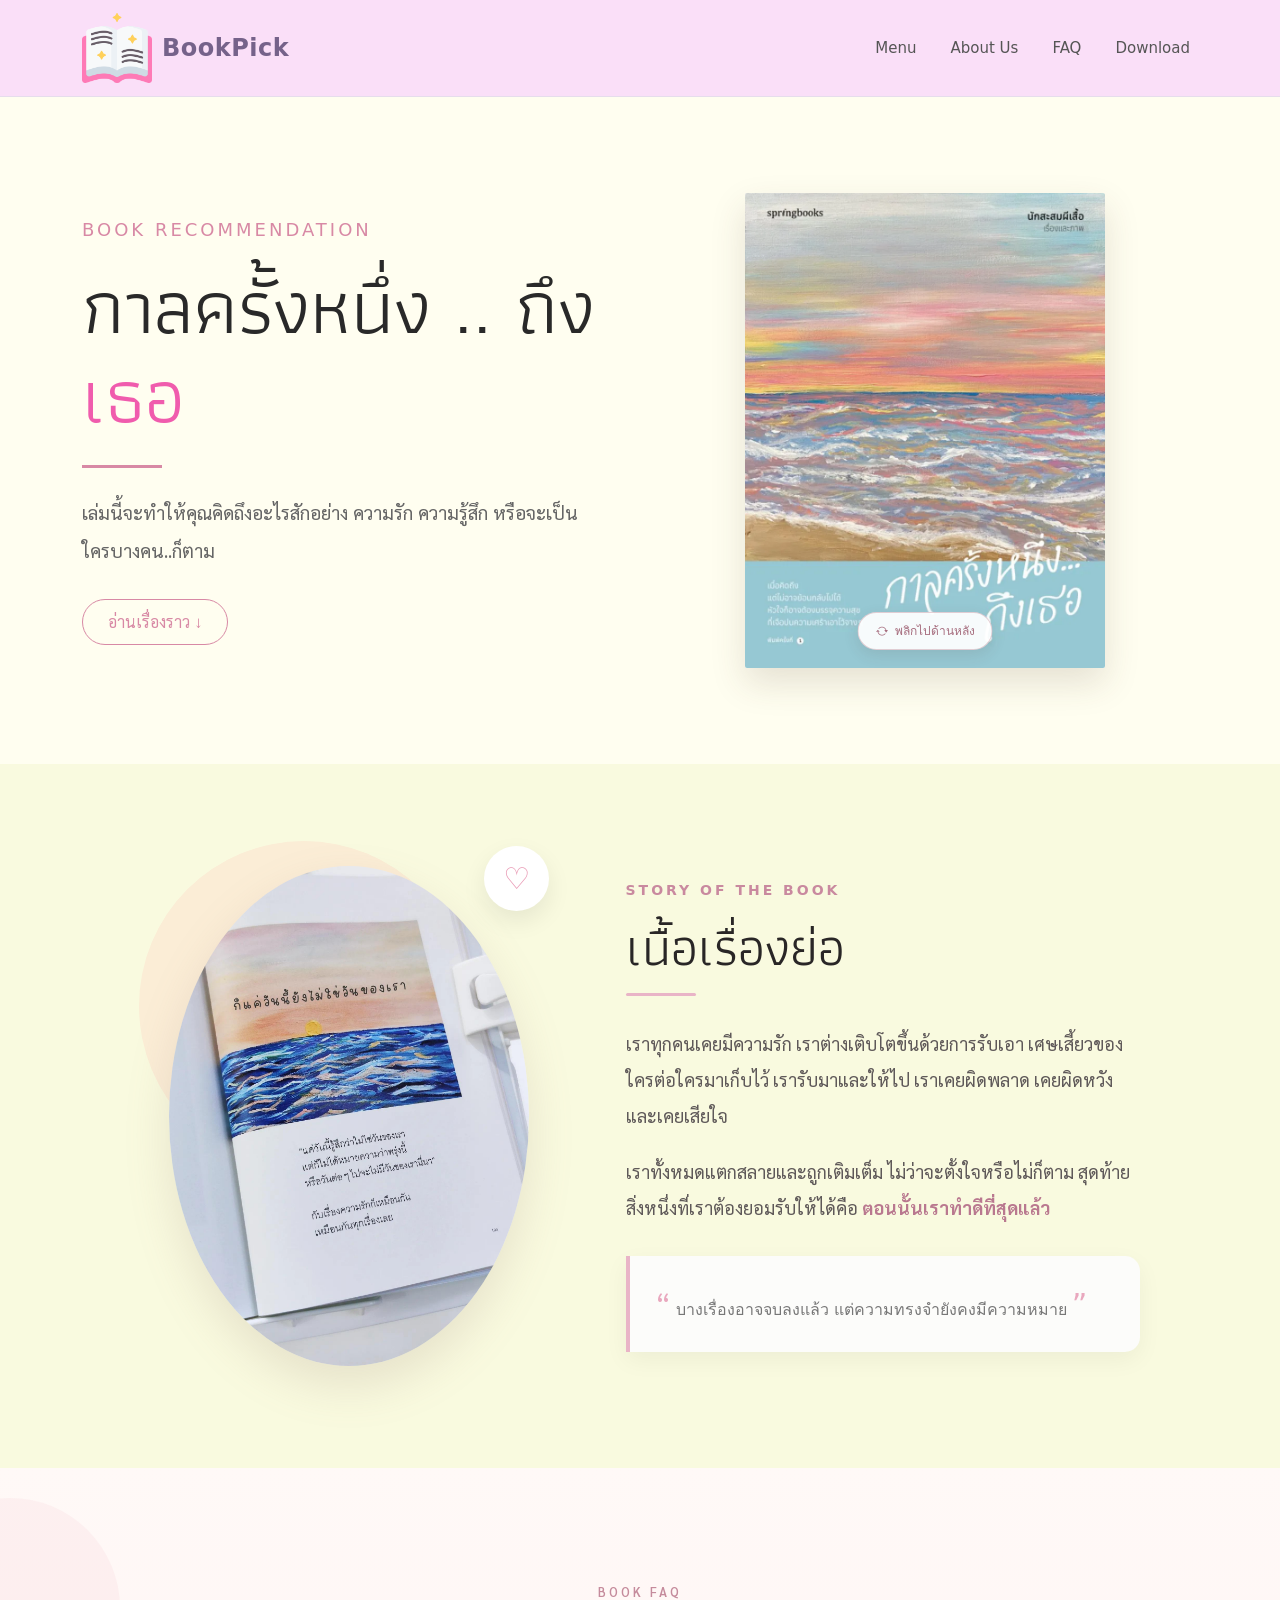
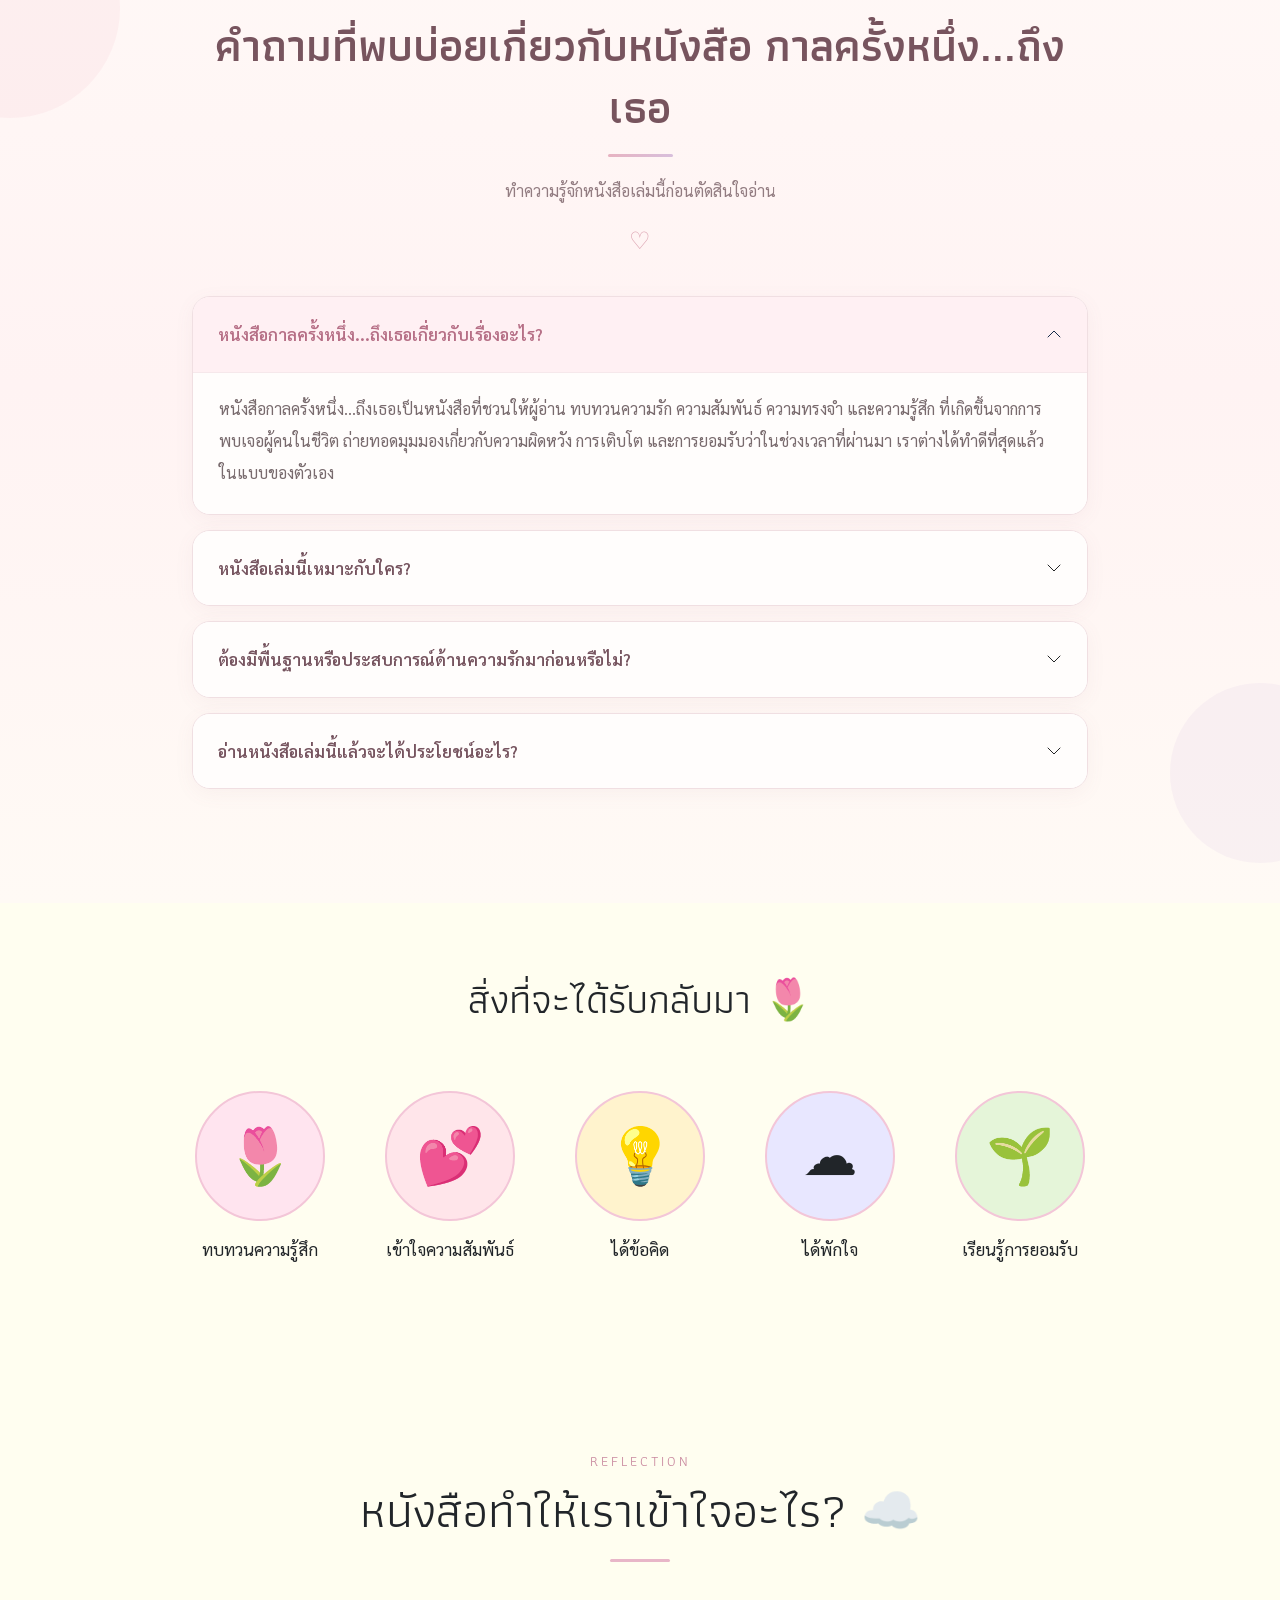
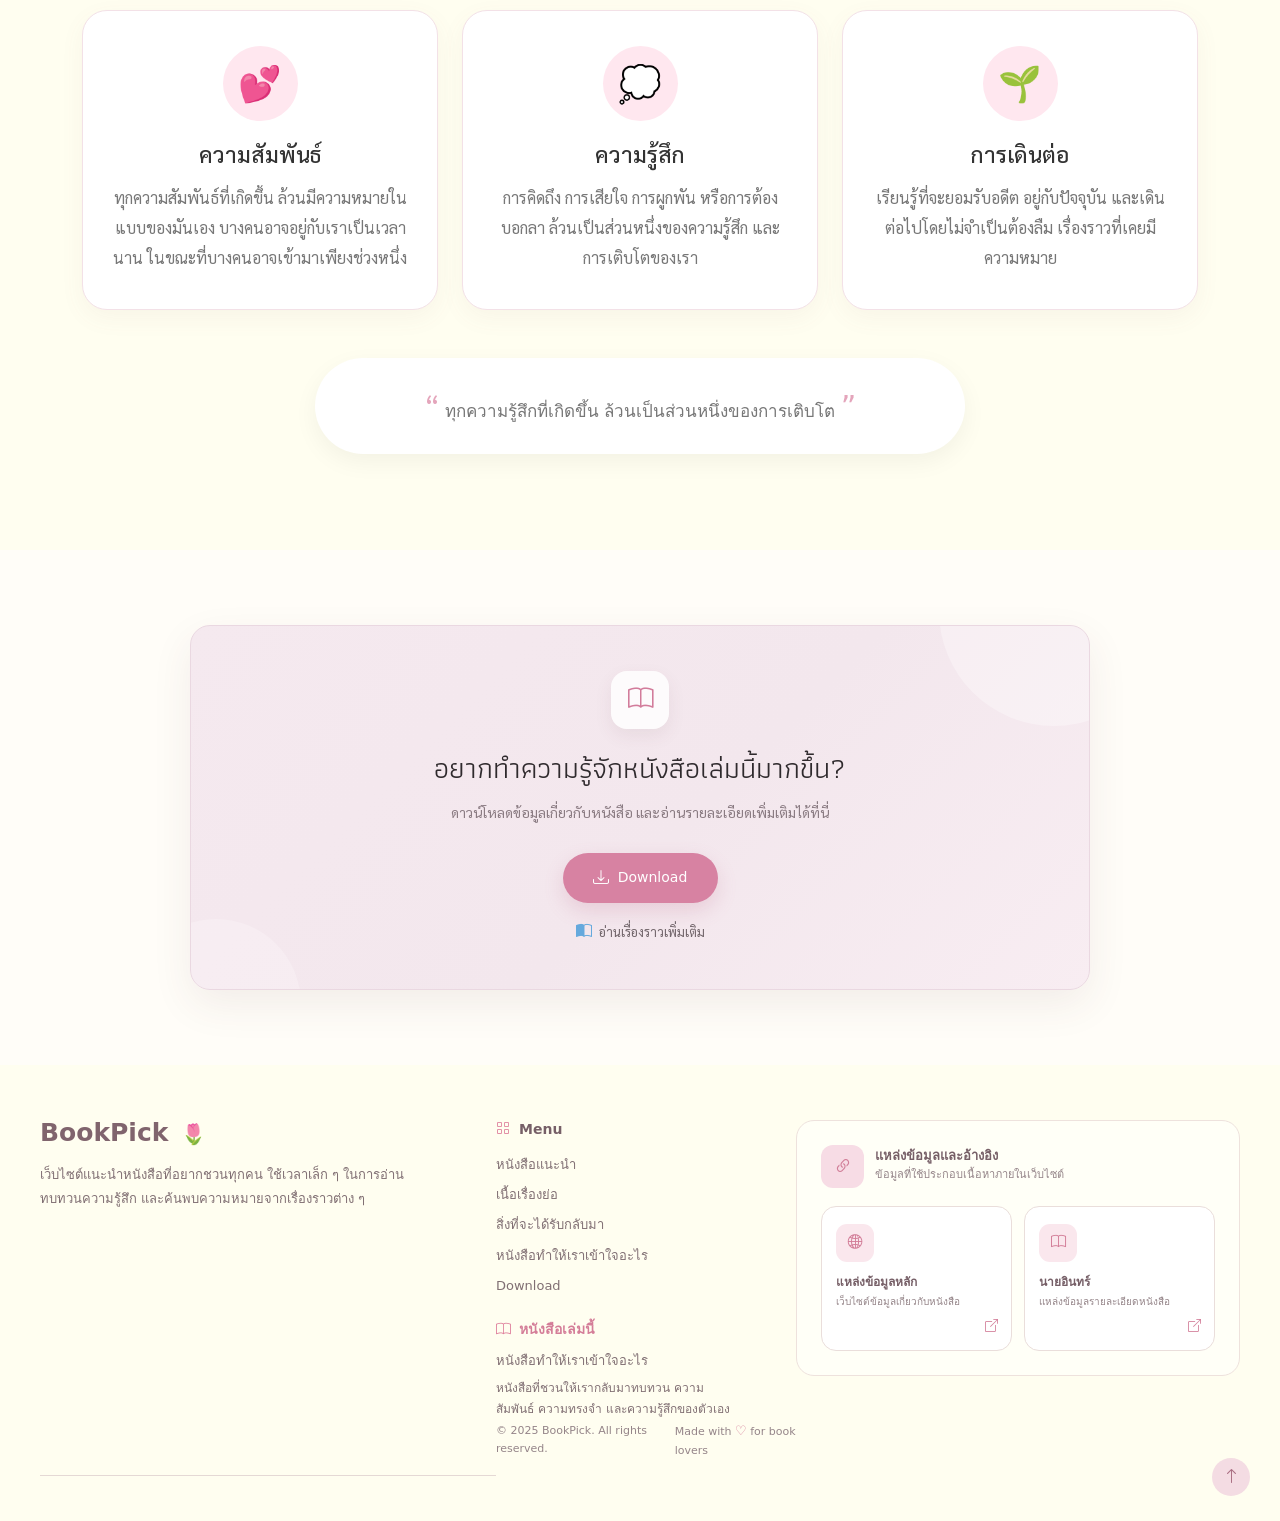
<file: index.html>
<!DOCTYPE html>
<html lang="th">

<head>
    <meta charset="UTF-8">
    <meta name="viewport" content="width=device-width, initial-scale=1.0">
    <title>กาลครั้งหนึ่ง...ถึงเธอ รีวิวหนังสือความรักและการเติบโต | BookPick</title>

    <meta name="description"
        content="รีวิวหนังสือกาลครั้งหนึ่ง...ถึงเธอ หนังสือเกี่ยวกับความรัก ความสัมพันธ์ ความทรงจำ และการเติบโตทางความรู้สึก พร้อมสรุปเนื้อหาและประโยชน์ที่ผู้อ่านจะได้รับ">

    <meta name="keywords"
        content="กาลครั้งหนึ่งถึงเธอ, รีวิวหนังสือ, หนังสือความรัก, หนังสือพัฒนาตัวเอง, หนังสือแนะนำ, BookPick">

    <meta name="author" content="BookPick">
    <meta name="robots" content="index, follow">
    <meta name="language" content="th">

    <meta property="og:type" content="website">
    <meta property="og:title" content="กาลครั้งหนึ่ง...ถึงเธอ | BookPick">
    <meta property="og:description" content="ทำความรู้จักหนังสือที่ชวนให้ทบทวนความรัก ความทรงจำ และความรู้สึกของตัวเอง">
    <meta property="og:locale" content="th_TH">



    <!-- Bootstrap 5 -->
    <link href="https://cdn.jsdelivr.net/npm/bootstrap@5.3.3/dist/css/bootstrap.min.css" rel="stylesheet">
    <link rel="preconnect" href="https://fonts.googleapis.com">
    <link rel="preconnect" href="https://fonts.gstatic.com" crossorigin>
    <link href="https://fonts.googleapis.com/css2?family=Athiti&family=Sarabun&display=swap" rel="stylesheet">
    <link rel="stylesheet" href="https://cdn.jsdelivr.net/npm/bootstrap-icons@1.11.3/font/bootstrap-icons.min.css">
    <!-- CSS ของเว็บไซต์ -->
    <link rel="stylesheet" href="style.css">
</head>



<body>


    <!-- ================= HEADER ================= -->
    <header class="site-header
">

        <nav class="navbar navbar-expand-lg">

            <div class="container">

                <!-- Logo -->
                <a class="navbar-brand logo-area" href="#menu">

                    <img src="image/logo.png" alt="BookPick Logo" class="logo-img">

                    <span class="logo-text">
                        BookPick
                    </span>

                </a>


                <!-- ปุ่มสำหรับมือถือ -->
                <button class="navbar-toggler" type="button" data-bs-toggle="collapse" data-bs-target="#mainNavbar">
                    <span class="navbar-toggler-icon"></span>
                </button>


                <!-- Menu -->
                <div class="collapse navbar-collapse" id="mainNavbar">

                    <ul class="navbar-nav ms-auto">

                        <li class="nav-item">
                            <a class="nav-link" href="#menu">
                                Menu
                            </a>

                        </li>

                        <li class="nav-item">
                            <a class="nav-link" href="#about">
                                About Us
                            </a>
                        </li>

                        <li class="nav-item">
                            <a class="nav-link" href="#faq">FAQ</a>
                        </li>

                        <li class="nav-item">
                            <a class="nav-link" href="#download">
                                Download
                            </a>
                        </li>

                    </ul>

                </div>

            </div>

        </nav>

    </header>


    <!-- ================= CONTENT ================= -->
    <main>


        <!-- ================= หนังสือแนะนำ ================= -->
        <section id="recommend" class="book-intro py-5">

            <div class="container py-5">

                <div class="row align-items-center justify-content-center">

                    <!-- ฝั่งซ้าย: ข้อความแนะนำหนังสือ -->
                    <div class="col-lg-6">

                        <div class="book-text">

                            <p class="book-label">
                                BOOK RECOMMENDATION
                            </p>

                            <h1 class="book-title athiti-regular">
                                กาลครั้งหนึ่ง .. ถึง
                                <br>
                                <span>เธอ</span>
                            </h1>

                            <div class="book-line"></div>

                            <p class="book-description sarabun-regular">
                                เล่มนี้จะทำให้คุณคิดถึงอะไรสักอย่าง
                                ความรัก ความรู้สึก
                                หรือจะเป็นใครบางคน..ก็ตาม
                            </p>

                            <a href="#story" class="btn book-btn sarabun-regular">
                                อ่านเรื่องราว ↓
                            </a>

                        </div>

                    </div>

                    <!-- ฝั่งขวา: หนังสือพลิกหน้า -->
                    <div class="col-lg-6 d-flex justify-content-center">

                        <div class="book-flip" id="bookFlip">

                            <div class="book-flip-inner">

                                <!-- ด้านหน้า -->
                                <div class="book-face book-front">

                                    <img src="image/ภาพปก.png" alt="ภาพปกหนังสือ" class="book-cover">

                                    <button class="flip-btn flip-to-back" type="button"
                                        onclick="document.getElementById('bookFlip').classList.add('flipped')">
                                        <i class="bi bi-arrow-repeat"></i>
                                        พลิกไปด้านหลัง
                                    </button>

                                </div>

                                <!-- ด้านหลัง -->
                                <div class="book-face book-back">

                                    <img src="image/ภาพปกหลัง.webp" alt="ภาพปกด้านหลัง" class="book-back-cover">

                                    <button class="flip-btn flip-to-front" type="button"
                                        onclick="document.getElementById('bookFlip').classList.remove('flipped')">
                                        <i class="bi bi-arrow-repeat"></i>
                                        พลิกไปด้านหน้า
                                    </button>

                                </div>

                            </div>

                        </div>

                    </div>
                    <!-- จบฝั่งขวา -->

                </div>
                <!-- จบ row -->

            </div>
            <!-- จบ container -->

        </section>


        <!-- ================= เนื้อเรื่องย่อ ================= -->
        <section id="summary" class="summary-section py-5">

            <div class="container py-lg-5">

                <div class="row align-items-center justify-content-center g-5">

                    <!-- ฝั่งรูป -->
                    <div class="col-lg-5 text-center">

                        <div class="summary-image-box">

                            <div class="summary-decoration">
                                ♡
                            </div>

                            <img src="image/เนื้อความ.jpeg" alt="ข้อความจากหนังสือ กาลครั้งหนึ่ง ถึงเธอ"
                                class="summary-image">

                        </div>

                    </div>


                    <!-- ฝั่งเนื้อหา -->
                    <div class="col-lg-6">

                        <div class="summary-content">

                            <p class="summary-label">
                                STORY OF THE BOOK
                            </p>

                            <h2 class="athiti-regular">
                                เนื้อเรื่องย่อ
                            </h2>

                            <div class="summary-line "></div>

                            <p class="sarabun-regular">
                                เราทุกคนเคยมีความรัก
                                เราต่างเติบโตขึ้นด้วยการรับเอา
                                เศษเสี้ยวของใครต่อใครมาเก็บไว้
                                เรารับมาและให้ไป
                                เราเคยผิดพลาด เคยผิดหวัง
                                และเคยเสียใจ
                            </p>

                            <p class="sarabun-regular">
                                เราทั้งหมดแตกสลายและถูกเติมเต็ม
                                ไม่ว่าจะตั้งใจหรือไม่ก็ตาม
                                สุดท้ายสิ่งหนึ่งที่เราต้องยอมรับให้ได้คือ
                                <strong>
                                    ตอนนั้นเราทำดีที่สุดแล้ว
                                </strong>
                            </p>

                            <div class="summary-quote ">
                                <span class="sarabun-regular">“</span>
                                บางเรื่องอาจจบลงแล้ว
                                แต่ความทรงจำยังคงมีความหมาย
                                <span>”</span>
                            </div>

                        </div>

                    </div>

                </div>

            </div>

        </section>

        <!-- AEO: คำถามที่พบบ่อยเกี่ยวกับหนังสือ -->
        <section id="faq" class="py-5" aria-labelledby="faq-title">
            <div class="container py-lg-4">

                <div class="text-center mb-4 sarabun-regular">
                    <p class="section-label">BOOK FAQ</p>

                    <h2 id="faq-title" class="athiti-regular">
                        คำถามที่พบบ่อยเกี่ยวกับหนังสือ
                        กาลครั้งหนึ่ง...ถึงเธอ

                        <div class="section-line mx-auto"></div>
                    </h2>

                    <p class="sarabun-regular">
                        ทำความรู้จักหนังสือเล่มนี้ก่อนตัดสินใจอ่าน
                    </p>
                </div>

                <div class="accordion" id="bookFAQ">

                    <!-- คำถามที่ 1 -->
                    <div class="accordion-item">
                        <h3 class="accordion-header" id="faq-heading-1">
                            <button class="accordion-button" type="button" data-bs-toggle="collapse"
                                data-bs-target="#faq-answer-1" aria-expanded="true" aria-controls="faq-answer-1">
                                หนังสือกาลครั้งหนึ่ง...ถึงเธอเกี่ยวกับเรื่องอะไร?
                            </button>
                        </h3>

                        <div id="faq-answer-1" class="accordion-collapse collapse show" aria-labelledby="faq-heading-1"
                            data-bs-parent="#bookFAQ">

                            <div class="accordion-body sarabun-regular">
                                หนังสือกาลครั้งหนึ่ง...ถึงเธอเป็นหนังสือที่ชวนให้ผู้อ่าน
                                ทบทวนความรัก ความสัมพันธ์ ความทรงจำ และความรู้สึก
                                ที่เกิดขึ้นจากการพบเจอผู้คนในชีวิต
                                ถ่ายทอดมุมมองเกี่ยวกับความผิดหวัง การเติบโต
                                และการยอมรับว่าในช่วงเวลาที่ผ่านมา
                                เราต่างได้ทำดีที่สุดแล้วในแบบของตัวเอง
                            </div>
                        </div>
                    </div>

                    <!-- คำถามที่ 2 -->
                    <div class="accordion-item">
                        <h3 class="accordion-header" id="faq-heading-2">
                            <button class="accordion-button collapsed" type="button" data-bs-toggle="collapse"
                                data-bs-target="#faq-answer-2" aria-expanded="false" aria-controls="faq-answer-2">
                                หนังสือเล่มนี้เหมาะกับใคร?
                            </button>
                        </h3>

                        <div id="faq-answer-2" class="accordion-collapse collapse" aria-labelledby="faq-heading-2"
                            data-bs-parent="#bookFAQ">

                            <div class="accordion-body sarabun-regular">
                                หนังสือเล่มนี้เหมาะกับคนที่สนใจเรื่องความรักและความสัมพันธ์
                                คนที่กำลังทบทวนความทรงจำในอดีต
                                ผู้ที่เคยผิดหวังหรือกำลังเรียนรู้ที่จะปล่อยวาง
                                รวมถึงคนที่ต้องการใช้เวลาทำความเข้าใจความรู้สึกของตัวเอง
                                ผ่านเรื่องราวและข้อคิดจากหนังสือ
                            </div>
                        </div>
                    </div>

                    <!-- คำถามที่ 3 -->
                    <div class="accordion-item">
                        <h3 class="accordion-header" id="faq-heading-3">
                            <button class="accordion-button collapsed" type="button" data-bs-toggle="collapse"
                                data-bs-target="#faq-answer-3" aria-expanded="false" aria-controls="faq-answer-3">
                                ต้องมีพื้นฐานหรือประสบการณ์ด้านความรักมาก่อนหรือไม่?
                            </button>
                        </h3>

                        <div id="faq-answer-3" class="accordion-collapse collapse" aria-labelledby="faq-heading-3"
                            data-bs-parent="#bookFAQ">

                            <div class="accordion-body sarabun-regular">
                                ไม่จำเป็นต้องมีพื้นฐานด้านจิตวิทยาหรือความสัมพันธ์มาก่อน
                                ผู้อ่านสามารถเริ่มอ่านเพื่อทำความเข้าใจมุมมองเกี่ยวกับ
                                ความรู้สึกและการเติบโตได้ด้วยตัวเอง
                                แม้ประสบการณ์ของแต่ละคนจะแตกต่างกัน
                                ก็สามารถนำข้อคิดบางส่วนไปเชื่อมโยงกับชีวิตของตนเองได้
                            </div>
                        </div>
                    </div>

                    <!-- คำถามที่ 4 -->
                    <div class="accordion-item">
                        <h3 class="accordion-header" id="faq-heading-4">
                            <button class="accordion-button collapsed" type="button" data-bs-toggle="collapse"
                                data-bs-target="#faq-answer-4" aria-expanded="false" aria-controls="faq-answer-4">
                                อ่านหนังสือเล่มนี้แล้วจะได้ประโยชน์อะไร?
                            </button>
                        </h3>

                        <div id="faq-answer-4" class="accordion-collapse collapse" aria-labelledby="faq-heading-4"
                            data-bs-parent="#bookFAQ">

                            <div class="accordion-body sarabun-regular">
                                ผู้อ่านจะได้ทบทวนความรู้สึก ทำความเข้าใจความสัมพันธ์
                                มองประสบการณ์ในอดีตจากมุมมองใหม่
                                และเรียนรู้การยอมรับสิ่งที่เกิดขึ้น
                                หนังสือยังช่วยเปิดโอกาสให้ผู้อ่านได้หยุดพัก
                                สำรวจความคิดของตัวเอง และมองเห็นแนวทางในการเติบโต
                                จากเรื่องราวที่ผ่านมา
                            </div>
                        </div>
                    </div>

                </div>
            </div>
        </section>




        <!-- ================= สิ่งที่จะได้รับกลับมา ================= -->
        <section id="giving" class="benefits-section py-5">

            <div class="container py-lg-4">

                <h2 class="display-6 fw-normal text-center mb-5 athiti-regular">
                    สิ่งที่จะได้รับกลับมา 🌷
                </h2>

                <div class="row justify-content-center g-4">

                    <!-- 1 -->
                    <div class="col-6 col-md-4 col-lg-2">

                        <div class="benefit-card text-center">

                            <div class="benefit-circle benefit-pink">
                                <span>🌷</span>
                            </div>

                            <h5 class="mt-3 sarabun-regular">
                                ทบทวนความรู้สึก
                            </h5>

                            <!-- Popup -->
                            <div class="benefit-popup sarabun-regular">
                                ได้หยุดและฟังความรู้สึกของตัวเอง
                            </div>

                        </div>

                    </div>


                    <!-- 2 -->
                    <div class="col-6 col-md-4 col-lg-2">

                        <div class="benefit-card text-center">

                            <div class="benefit-circle benefit-red">
                                <span>💕</span>
                            </div>

                            <h5 class="mt-3 sarabun-regular ">
                                เข้าใจความสัมพันธ์
                            </h5>

                            <!-- Popup -->
                            <div class="benefit-popup sarabun-regular ">
                                มองเรื่องราวที่ผ่านมาในมุมใหม่
                            </div>

                        </div>

                    </div>


                    <!-- 3 -->
                    <div class="col-6 col-md-4 col-lg-2">

                        <div class="benefit-card text-center">

                            <div class="benefit-circle benefit-yellow">
                                <span>💡</span>
                            </div>

                            <h5 class="mt-3 sarabun-regular ">
                                ได้ข้อคิด
                            </h5>

                            <!-- Popup -->
                            <div class="benefit-popup sarabun-regular ">
                                ได้มุมมองใหม่จากเรื่องราวต่าง ๆ
                            </div>

                        </div>

                    </div>


                    <!-- 4 -->
                    <div class="col-6 col-md-4 col-lg-2">

                        <div class="benefit-card text-center">

                            <div class="benefit-circle benefit-blue">
                                <span>☁️</span>
                            </div>

                            <h5 class="mt-3 sarabun-regular ">
                                ได้พักใจ
                            </h5>

                            <!-- Popup -->
                            <div class="benefit-popup sarabun-regular ">
                                มีเวลาอยู่กับตัวเองอย่างเงียบ ๆ
                            </div>

                        </div>

                    </div>


                    <!-- 5 -->
                    <div class="col-6 col-md-4 col-lg-2">

                        <div class="benefit-card text-center">

                            <div class="benefit-circle benefit-green">
                                <span>🌱</span>
                            </div>

                            <h5 class="mt-3 sarabun-regular ">
                                เรียนรู้การยอมรับ
                            </h5>

                            <!-- Popup -->
                            <div class="benefit-popup sarabun-regular ">
                                ยอมรับสิ่งที่เกิดขึ้นและเดินต่อไป
                            </div>

                        </div>

                    </div>

                </div>

            </div>

        </section>
        <!-- ================= หนังสือทำให้เราเข้าใจอะไร ================= -->
        <section id="about" class="understand-section py-5">

            <div class="container py-lg-5">

                <!-- หัวข้อ -->
                <div class="text-center mb-5">

                    <p class="section-label athiti-regular">
                        REFLECTION
                    </p>

                    <h2 class="display-5 fw-normal athiti-regular">
                        หนังสือทำให้เราเข้าใจอะไร? ☁️
                    </h2>

                    <div class="section-line mx-auto"></div>

                </div>


                <!-- เนื้อหา 3 ส่วน -->
                <div class="row justify-content-center g-4">

                    <!-- 1 -->
                    <div class="col-md-4">

                        <div class="understand-card h-100">

                            <div class="understand-icon">
                                💕
                            </div>

                            <h4 class="sarabun-regular">
                                ความสัมพันธ์
                            </h4>

                            <p class="sarabun-regular">
                                ทุกความสัมพันธ์ที่เกิดขึ้น
                                ล้วนมีความหมายในแบบของมันเอง
                                บางคนอาจอยู่กับเราเป็นเวลานาน
                                ในขณะที่บางคนอาจเข้ามาเพียงช่วงหนึ่ง
                            </p>

                        </div>

                    </div>


                    <!-- 2 -->
                    <div class="col-md-4">

                        <div class="understand-card h-100">

                            <div class="understand-icon">
                                💭
                            </div>

                            <h4 class="sarabun-regular">
                                ความรู้สึก
                            </h4>

                            <p class="sarabun-regular">
                                การคิดถึง การเสียใจ
                                การผูกพัน หรือการต้องบอกลา
                                ล้วนเป็นส่วนหนึ่งของความรู้สึก
                                และการเติบโตของเรา
                            </p>

                        </div>

                    </div>


                    <!-- 3 -->
                    <div class="col-md-4">

                        <div class="understand-card h-100">

                            <div class="understand-icon">
                                🌱
                            </div>

                            <h4 class="sarabun-regular">
                                การเดินต่อ
                            </h4>

                            <p class="sarabun-regular">
                                เรียนรู้ที่จะยอมรับอดีต
                                อยู่กับปัจจุบัน
                                และเดินต่อไปโดยไม่จำเป็นต้องลืม
                                เรื่องราวที่เคยมีความหมาย
                            </p>

                        </div>

                    </div>

                </div>


                <!-- ข้อความสรุป -->
                <div class="understand-quote text-center mx-auto mt-5">

                    <span class="sarabun-regular">“</span>

                    ทุกความรู้สึกที่เกิดขึ้น
                    ล้วนเป็นส่วนหนึ่งของการเติบโต

                    <span>”</span>

                </div>

            </div>

        </section>

        <!-- =========================================================
     DOWNLOAD SECTION
     ========================================================= -->

        <section id="download" class="book-download">

            <div class="book-download-container">

                <div class="book-download-card">

                    <!-- ตกแต่ง -->
                    <div class="download-decor download-decor-1"></div>
                    <div class="download-decor download-decor-2"></div>

                    <div class="download-inner">

                        <!-- ไอคอน -->
                        <div class="download-book-icon">
                            <i class="bi bi-book"></i>
                        </div>

                        <!-- หัวข้อ -->
                        <h2 class="download-heading athiti-regular">
                            อยากทำความรู้จักหนังสือเล่มนี้มากขึ้น?
                        </h2>

                        <p class="download-description sarabun-regular">
                            ดาวน์โหลดข้อมูลเกี่ยวกับหนังสือ
                            และอ่านรายละเอียดเพิ่มเติมได้ที่นี่
                        </p>

                        <!-- ปุ่ม -->
                        <button type="button" class="download-open-btn" onclick="openBookDownload()">

                            <i class="bi bi-download"></i>

                            <span>Download</span>

                        </button>

                        <!-- ข้อความด้านล่าง -->
                        <div class="download-subtext">

                            <i class="bi bi-book-half"></i>

                            <span class="sarabun-regular">อ่านเรื่องราวเพิ่มเติม</span>

                        </div>

                    </div>

                </div>

            </div>

        </section>


        <!-- =========================================================
     DOWNLOAD POPUP
     ========================================================= -->

        <div id="bookDownloadPopup" class="book-download-overlay" onclick="closeBookDownload(event)">

            <div class="book-download-popup" onclick="event.stopPropagation()">


                <!-- HEADER -->
                <div class="popup-header">

                    <div class="popup-title-wrap">

                        <div class="popup-book-icon">
                            <i class="bi bi-book"></i>
                        </div>

                        <div>

                            <h3 class="sarabun-regular">
                                ข้อมูลหนังสือ
                            </h3>

                            <p class="sarabun-regular">
                                รายละเอียดและเอกสารเพิ่มเติม
                            </p>

                        </div>

                    </div>


                    <button type="button" class="popup-close" onclick="closeBookDownload()">

                        <i class="bi bi-x-lg"></i>

                    </button>

                </div>


                <!-- BODY -->
                <div class="popup-body">


                    <!-- PDF CARD -->
                    <div class="pdf-download-card">

                        <div class="pdf-file-icon">

                            <i class="bi bi-file-earmark-pdf-fill"></i>

                        </div>


                        <div class="pdf-file-info">

                            <h4 class="sarabun-regular">
                                หนังสือเล่มนี้
                            </h4>

                            <p class="sarabun-regular">
                                อ่านรายละเอียดเพิ่มเติม
                                และดาวน์โหลดข้อมูลเกี่ยวกับหนังสือ
                            </p>


                            <div class="pdf-file-meta">

                                <span>
                                    <i class="bi bi-filetype-pdf sarabun-regular "></i>
                                    PDF
                                </span>

                                <span>
                                    <i class="bi bi-file-text sarabun-regular "></i>
                                    12 หน้า
                                </span>

                                <span>
                                    <i class="bi bi-hdd sarabun-regular "></i>
                                    2.5 MB
                                </span>

                            </div>

                        </div>

                    </div>


                    <!-- INFO MENU -->
                    <div class="popup-menu">


                        <div class="popup-menu-item">

                            <div class="popup-menu-icon pink">
                                <i class="bi bi-book"></i>
                            </div>

                            <div>

                                <strong class="sarabun-regular">
                                    อ่านเรื่องราวเพิ่มเติม
                                </strong>

                                <small class="sarabun-regular">
                                    ทำความรู้จักหนังสือเล่มนี้
                                </small>

                            </div>

                        </div>


                        <div class="popup-menu-item">

                            <div class="popup-menu-icon purple">
                                <i class="bi bi-list-ul"></i>
                            </div>

                            <div>

                                <strong class="sarabun-regular">
                                    สารบัญหนังสือ
                                </strong>

                                <small class="sarabun-regular">
                                    ดูหัวข้อและเนื้อหาภายในเล่ม
                                </small>

                            </div>

                        </div>


                        <div class="popup-menu-item">

                            <div class="popup-menu-icon blue">
                                <i class="bi bi-eye"></i>
                            </div>

                            <div>

                                <strong class="sarabun-regular">
                                    ดูตัวอย่างหนังสือ
                                </strong>

                                <small class="sarabun-regular">
                                    อ่านตัวอย่างบางส่วน
                                </small>

                            </div>

                        </div>


                    </div>

                </div>





            </div>

        </div>


        <footer class="book-footer">

            <div class="footer-container">

                <!-- ส่วนบนของ Footer -->
                <div class="footer-top">

                    <div class="footer-brand">
                        <div class="footer-logo">
                            BookPick <span>🌷</span>
                        </div>

                        <p>
                            เว็บไซต์แนะนำหนังสือที่อยากชวนทุกคน
                            ใช้เวลาเล็ก ๆ ในการอ่าน ทบทวนความรู้สึก
                            และค้นพบความหมายจากเรื่องราวต่าง ๆ
                        </p>
                    </div>

                    <div class="footer-column">
                        <h4>
                            <i class="bi bi-grid"></i>
                            Menu
                        </h4>

                        <a href="#recommend">หนังสือแนะนำ</a>
                        <a href="#summary">เนื้อเรื่องย่อ</a>
                        <a href="#giving">สิ่งที่จะได้รับกลับมา</a>
                        <a href="#understand">หนังสือทำให้เราเข้าใจอะไร</a>
                        <a href="#download">Download</a>

                        <div class="footer-column footer-book-info">
                            <h4>
                                <i class="bi bi-book"></i>
                                หนังสือเล่มนี้
                            </h4>

                            <a href="#about">หนังสือทำให้เราเข้าใจอะไร</a>

                            <p>
                                หนังสือที่ชวนให้เรากลับมาทบทวน
                                ความสัมพันธ์ ความทรงจำ และความรู้สึกของตัวเอง
                            </p>
                        </div>

                    </div>


                    <!-- แหล่งข้อมูล -->
                    <div class="footer-references">

                        <div class="reference-heading">
                            <div class="reference-icon">
                                <i class="bi bi-link-45deg"></i>
                            </div>

                            <div>
                                <h5>แหล่งข้อมูลและอ้างอิง</h5>
                                <p>ข้อมูลที่ใช้ประกอบเนื้อหาภายในเว็บไซต์</p>
                            </div>
                        </div>


                        <div class="reference-list">

                            <a href="https://share.google/jOZTMBz3720xRgBWg" target="_blank" rel="noopener noreferrer">

                                <span class="reference-item-icon">
                                    <i class="bi bi-globe2"></i>
                                </span>

                                <span class="reference-text">
                                    <strong>แหล่งข้อมูลหลัก</strong>
                                    <small>เว็บไซต์ข้อมูลเกี่ยวกับหนังสือ</small>
                                </span>

                                <i class="bi bi-box-arrow-up-right reference-arrow"></i>

                            </a>


                            <a href="https://www.naiin.com/product/detail/570309" target="_blank"
                                rel="noopener noreferrer">

                                <span class="reference-item-icon">
                                    <i class="bi bi-book"></i>
                                </span>

                                <span class="reference-text">
                                    <strong>นายอินทร์</strong>
                                    <small>แหล่งข้อมูลรายละเอียดหนังสือ</small>
                                </span>

                                <i class="bi bi-box-arrow-up-right reference-arrow"></i>

                            </a>

                        </div>

                    </div>


                    <!-- เส้นคั่น -->
                    <div class="footer-divider"></div>


                    <!-- Copyright -->
                    <div class="footer-bottom">

                        <p>© 2025 BookPick. All rights reserved.</p>

                        <p class="footer-made">
                            Made with <span>♡</span> for book lovers
                        </p>

                    </div>

                </div>


                <!-- ปุ่มกลับขึ้นด้านบน -->
                <a href="#" class="footer-top-btn" aria-label="Back to top">
                    <i class="bi bi-arrow-up"></i>
                </a>

        </footer>

        <!-- Bootstrap JavaScript -->
        <script src="https://cdn.jsdelivr.net/npm/bootstrap@5.3.3/dist/js/bootstrap.bundle.min.js">
        </script>

        <script>

            const downloadSection =
                document.querySelector(".download-section");

            const observer = new IntersectionObserver(
                (entries) => {

                    entries.forEach((entry) => {

                        if (entry.isIntersecting) {

                            downloadSection.classList.add("show");

                        }

                    });

                },
                {
                    threshold: 0.25
                }
            );


            observer.observe(downloadSection);

        </script>
        <script src="https://cdn.jsdelivr.net/npm/bootstrap@5.3.3/dist/js/bootstrap.bundle.min.js"></script>


</body>

<script>

    function openBookDownload() {

        const popup =
            document.getElementById("bookDownloadPopup");

        popup.classList.add("active");

        document.body.style.overflow = "hidden";

    }


    function closeBookDownload(event) {

        if (
            !event ||
            event.target ===
            document.getElementById("bookDownloadPopup")
        ) {

            const popup =
                document.getElementById("bookDownloadPopup");

            popup.classList.remove("active");

            document.body.style.overflow = "";

        }

    }


    /* กด ESC เพื่อปิด */

    document.addEventListener("keydown", function (event) {

        if (event.key === "Escape") {

            const popup =
                document.getElementById("bookDownloadPopup");

            popup.classList.remove("active");

            document.body.style.overflow = "";

        }

    });

</script>

</html>
</file>
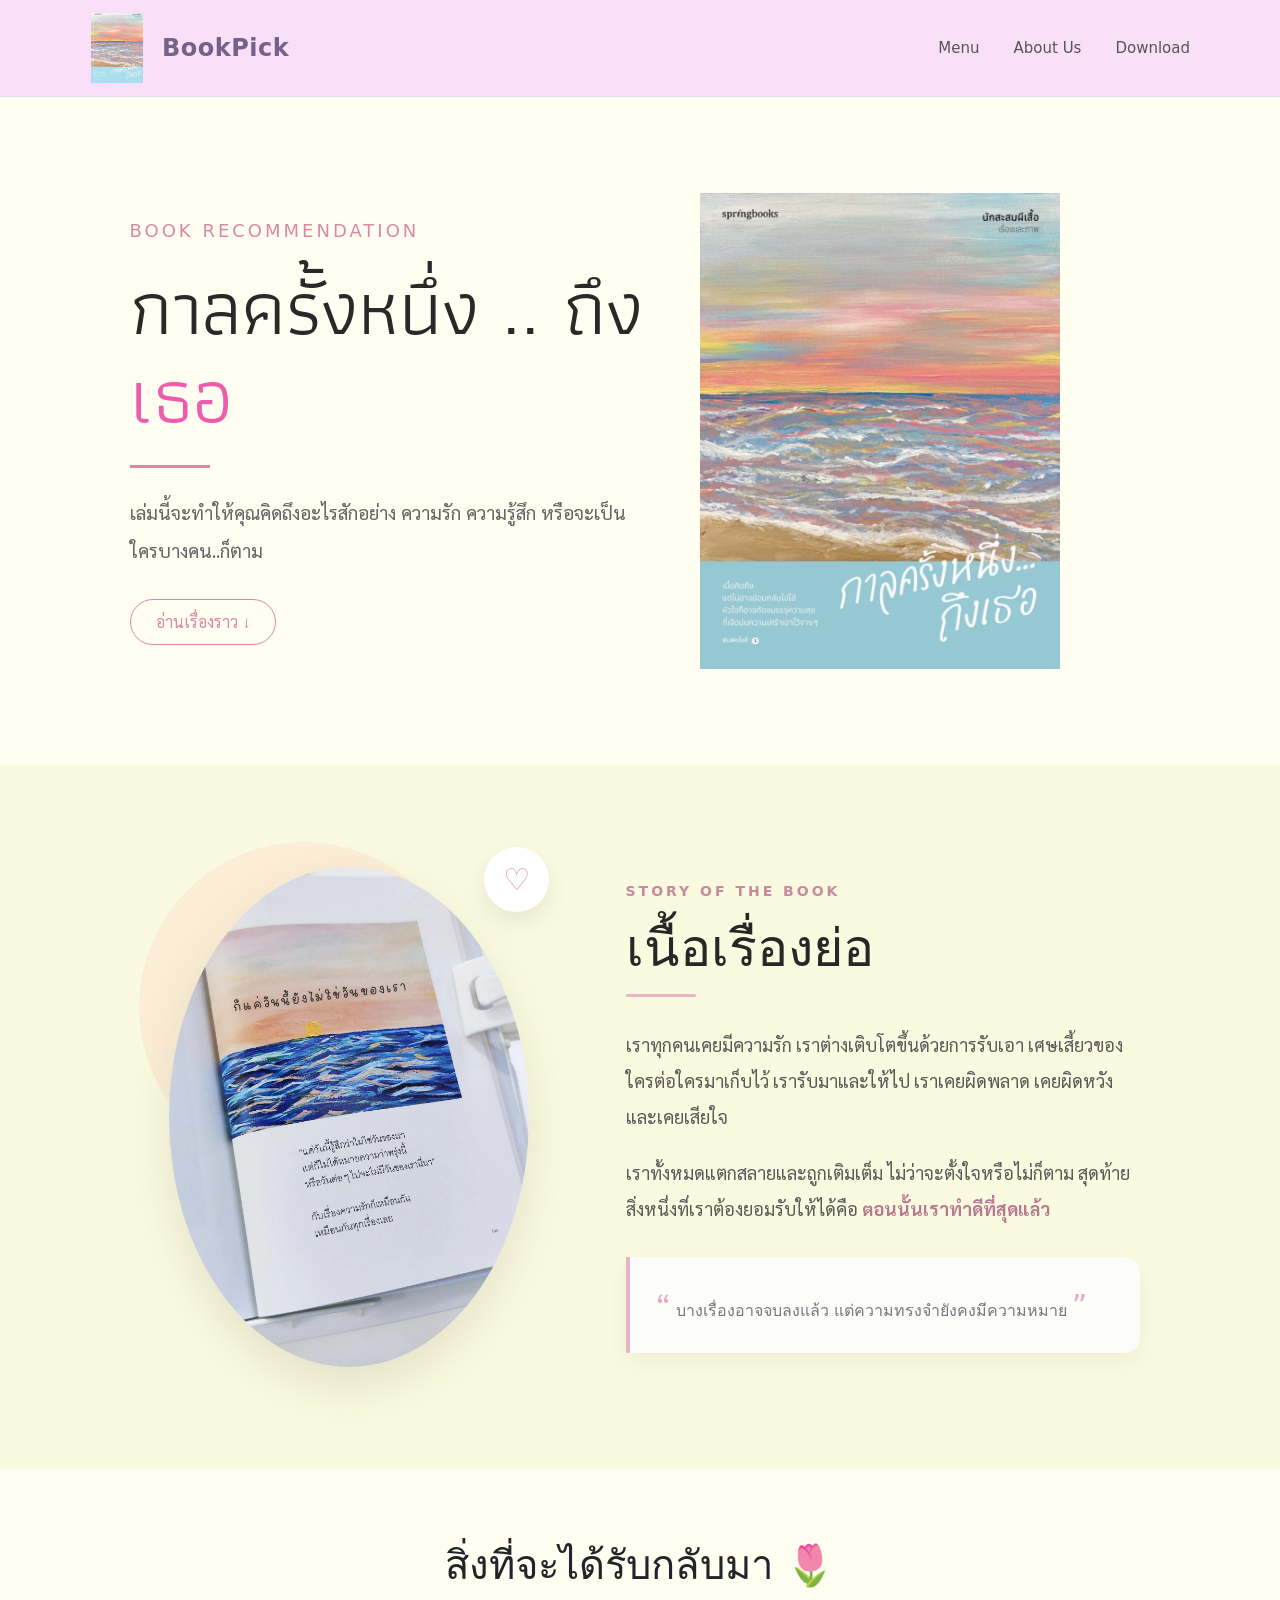
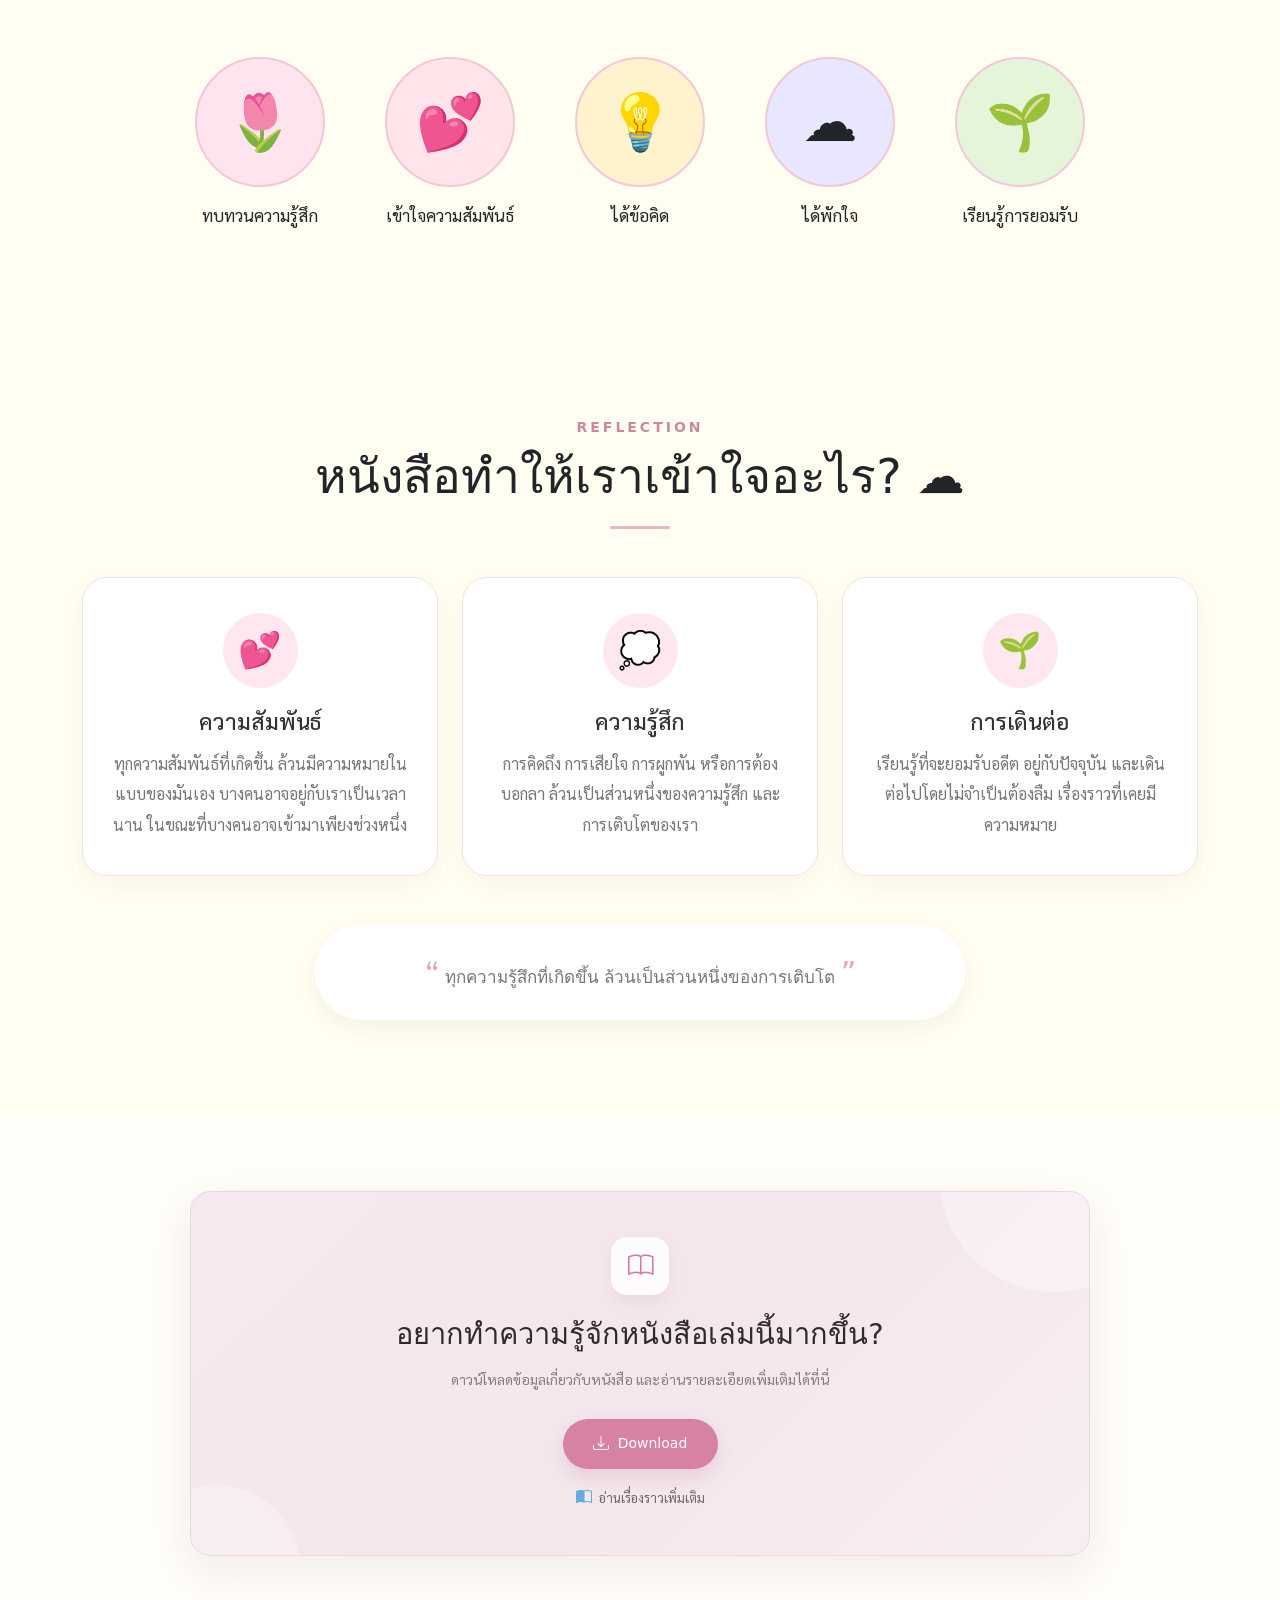
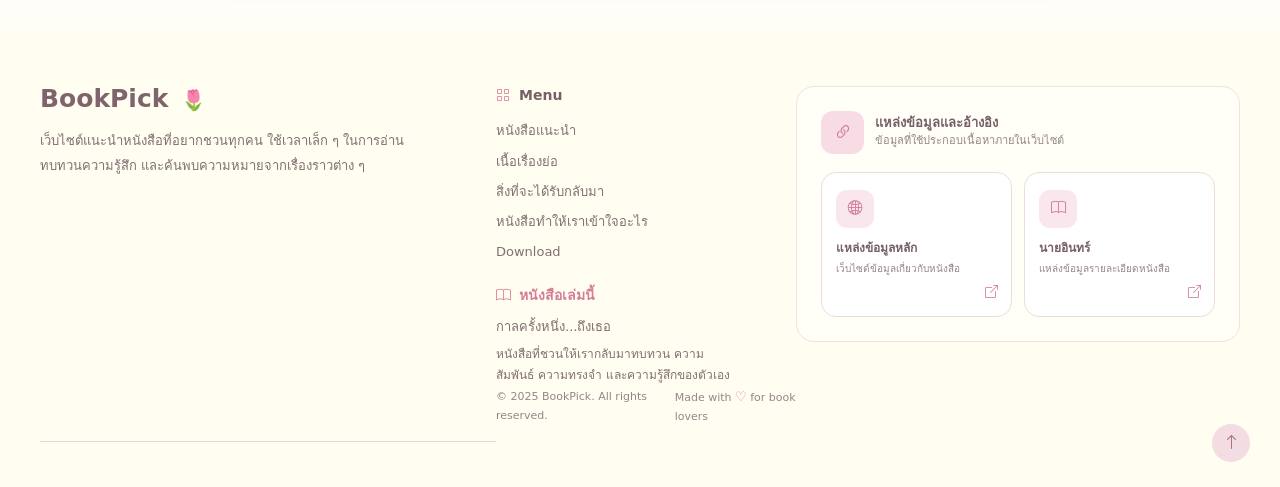
<file: index_bookpick_bootstrap.html>
<!DOCTYPE html>
<html lang="th">

<head>
    <meta charset="UTF-8">
    <meta name="viewport" content="width=device-width, initial-scale=1.0">

    <title>booker | กาลครั้งหนึ่ง..ถึงเธอ</title>

    <!-- Bootstrap 5 -->
    <link href="https://cdn.jsdelivr.net/npm/bootstrap@5.3.3/dist/css/bootstrap.min.css" rel="stylesheet">
    <link rel="preconnect" href="https://fonts.googleapis.com">
    <link rel="preconnect" href="https://fonts.gstatic.com" crossorigin>
    <link href="https://fonts.googleapis.com/css2?family=Athiti&family=Sarabun&display=swap" rel="stylesheet">
    <link rel="stylesheet" href="https://cdn.jsdelivr.net/npm/bootstrap-icons@1.11.3/font/bootstrap-icons.min.css">
    <!-- CSS ของเว็บไซต์ -->
    <link rel="stylesheet" href="style.css">
</head>



<body>


    <!-- ================= HEADER ================= -->
    <header class="site-header
">

        <nav class="navbar navbar-expand-lg">

            <div class="container">

                <!-- Logo -->
                <a class="navbar-brand logo-area" href="#menu">

                    <img src="image/หน้าปกนอก.webp" alt="BookPick Logo" class="logo-img">

                    <span class="logo-text">
                        BookPick
                    </span>

                </a>


                <!-- ปุ่มสำหรับมือถือ -->
                <button class="navbar-toggler" type="button" data-bs-toggle="collapse" data-bs-target="#mainNavbar">
                    <span class="navbar-toggler-icon"></span>
                </button>


                <!-- Menu -->
                <div class="collapse navbar-collapse" id="mainNavbar">

                    <ul class="navbar-nav ms-auto">

                        <li class="nav-item">
                            <a class="nav-link" href="#menu">
                                Menu
                            </a>
                        </li>

                        <li class="nav-item">
                            <a class="nav-link" href="#about">
                                About Us
                            </a>
                        </li>

                        <li class="nav-item">
                            <a class="nav-link" href="#download">
                                Download
                            </a>
                        </li>

                    </ul>

                </div>

            </div>

        </nav>

    </header>


    <!-- ================= CONTENT ================= -->
    <main>

        <!-- ================= หนังสือแนะนำ ================= -->
        <section id="recommend" class="book-intro py-5">

            <div class="container py-5">

                <div class="row align-items-center justify-content-center">

                    <!-- ฝั่งซ้าย -->
                    <div class="col-lg-6">

                        <div class="book-text">

                            <p class="book-label">
                                BOOK RECOMMENDATION
                            </p>

                            <h1 class="book-title athiti-regular ">
                                กาลครั้งหนึ่ง .. ถึง
                                <br>
                                <span>เธอ</span>
                            </h1>

                            <div class="book-line"></div>

                            <p class="book-description sarabun-regular">
                                เล่มนี้จะทำให้คุณคิดถึงอะไรสักอย่าง
                                ความรัก ความรู้สึก
                                หรือจะเป็นใครบางคน..ก็ตาม
                            </p>

                            <a href="#story" class="btn book-btn sarabun-regular">
                                อ่านเรื่องราว ↓
                            </a>

                        </div>

                    </div>


                    <!-- ฝั่งขวา -->
                    <div class="col-lg-5 text-center">

                        <img src="image/ภาพปก.png" alt="ภาพปกหนังสือ" class="book-cover">

                    </div>

                </div>

            </div>

        </section>

        <!-- ================= เนื้อเรื่องย่อ ================= -->
        <section id="summary" class="summary-section py-5">

            <div class="container py-lg-5">

                <div class="row align-items-center justify-content-center g-5">

                    <!-- ฝั่งรูป -->
                    <div class="col-lg-5 text-center">

                        <div class="summary-image-box">

                            <div class="summary-decoration">
                                ♡
                            </div>

                            <img src="image/เนื้อความ.jpeg" alt="ข้อความจากหนังสือ กาลครั้งหนึ่ง ถึงเธอ"
                                class="summary-image">

                        </div>

                    </div>


                    <!-- ฝั่งเนื้อหา -->
                    <div class="col-lg-6">

                        <div class="summary-content">

                            <p class="summary-label">
                                STORY OF THE BOOK
                            </p>

                            <h2>
                                เนื้อเรื่องย่อ
                            </h2>

                            <div class="summary-line "></div>

                            <p class="sarabun-regular">
                                เราทุกคนเคยมีความรัก
                                เราต่างเติบโตขึ้นด้วยการรับเอา
                                เศษเสี้ยวของใครต่อใครมาเก็บไว้
                                เรารับมาและให้ไป
                                เราเคยผิดพลาด เคยผิดหวัง
                                และเคยเสียใจ
                            </p>

                            <p class="sarabun-regular">
                                เราทั้งหมดแตกสลายและถูกเติมเต็ม
                                ไม่ว่าจะตั้งใจหรือไม่ก็ตาม
                                สุดท้ายสิ่งหนึ่งที่เราต้องยอมรับให้ได้คือ
                                <strong>
                                    ตอนนั้นเราทำดีที่สุดแล้ว
                                </strong>
                            </p>

                            <div class="summary-quote ">
                                <span class="sarabun-regular">“</span>
                                บางเรื่องอาจจบลงแล้ว
                                แต่ความทรงจำยังคงมีความหมาย
                                <span>”</span>
                            </div>

                        </div>

                    </div>

                </div>

            </div>

        </section>


        <!-- ================= สิ่งที่จะได้รับกลับมา ================= -->
        <section id="giving" class="benefits-section py-5">

            <div class="container py-lg-4">

                <h2 class="display-6 fw-normal text-center mb-5">
                    สิ่งที่จะได้รับกลับมา 🌷
                </h2>

                <div class="row justify-content-center g-4">

                    <!-- 1 -->
                    <div class="col-6 col-md-4 col-lg-2">

                        <div class="benefit-card text-center">

                            <div class="benefit-circle benefit-pink">
                                <span>🌷</span>
                            </div>

                            <h5 class="mt-3 sarabun-regular">
                                ทบทวนความรู้สึก
                            </h5>

                            <!-- Popup -->
                            <div class="benefit-popup sarabun-regular">
                                ได้หยุดและฟังความรู้สึกของตัวเอง
                            </div>

                        </div>

                    </div>


                    <!-- 2 -->
                    <div class="col-6 col-md-4 col-lg-2">

                        <div class="benefit-card text-center">

                            <div class="benefit-circle benefit-red">
                                <span>💕</span>
                            </div>

                            <h5 class="mt-3 sarabun-regular ">
                                เข้าใจความสัมพันธ์
                            </h5>

                            <!-- Popup -->
                            <div class="benefit-popup sarabun-regular ">
                                มองเรื่องราวที่ผ่านมาในมุมใหม่
                            </div>

                        </div>

                    </div>


                    <!-- 3 -->
                    <div class="col-6 col-md-4 col-lg-2">

                        <div class="benefit-card text-center">

                            <div class="benefit-circle benefit-yellow">
                                <span>💡</span>
                            </div>

                            <h5 class="mt-3 sarabun-regular ">
                                ได้ข้อคิด
                            </h5>

                            <!-- Popup -->
                            <div class="benefit-popup sarabun-regular ">
                                ได้มุมมองใหม่จากเรื่องราวต่าง ๆ
                            </div>

                        </div>

                    </div>


                    <!-- 4 -->
                    <div class="col-6 col-md-4 col-lg-2">

                        <div class="benefit-card text-center">

                            <div class="benefit-circle benefit-blue">
                                <span>☁️</span>
                            </div>

                            <h5 class="mt-3 sarabun-regular ">
                                ได้พักใจ
                            </h5>

                            <!-- Popup -->
                            <div class="benefit-popup sarabun-regular ">
                                มีเวลาอยู่กับตัวเองอย่างเงียบ ๆ
                            </div>

                        </div>

                    </div>


                    <!-- 5 -->
                    <div class="col-6 col-md-4 col-lg-2">

                        <div class="benefit-card text-center">

                            <div class="benefit-circle benefit-green">
                                <span>🌱</span>
                            </div>

                            <h5 class="mt-3 sarabun-regular ">
                                เรียนรู้การยอมรับ
                            </h5>

                            <!-- Popup -->
                            <div class="benefit-popup sarabun-regular ">
                                ยอมรับสิ่งที่เกิดขึ้นและเดินต่อไป
                            </div>

                        </div>

                    </div>

                </div>

            </div>

        </section>
        <!-- ================= หนังสือทำให้เราเข้าใจอะไร ================= -->
        <section id="about" class="understand-section py-5">

            <div class="container py-lg-5">

                <!-- หัวข้อ -->
                <div class="text-center mb-5">

                    <p class="section-label">
                        REFLECTION
                    </p>

                    <h2 class="display-5 fw-normal">
                        หนังสือทำให้เราเข้าใจอะไร? ☁️
                    </h2>

                    <div class="section-line mx-auto"></div>

                </div>


                <!-- เนื้อหา 3 ส่วน -->
                <div class="row justify-content-center g-4">

                    <!-- 1 -->
                    <div class="col-md-4">

                        <div class="understand-card h-100">

                            <div class="understand-icon">
                                💕
                            </div>

                            <h4 class="sarabun-regular">
                                ความสัมพันธ์
                            </h4>

                            <p class="sarabun-regular">
                                ทุกความสัมพันธ์ที่เกิดขึ้น
                                ล้วนมีความหมายในแบบของมันเอง
                                บางคนอาจอยู่กับเราเป็นเวลานาน
                                ในขณะที่บางคนอาจเข้ามาเพียงช่วงหนึ่ง
                            </p>

                        </div>

                    </div>


                    <!-- 2 -->
                    <div class="col-md-4">

                        <div class="understand-card h-100">

                            <div class="understand-icon">
                                💭
                            </div>

                            <h4 class="sarabun-regular">
                                ความรู้สึก
                            </h4>

                            <p class="sarabun-regular">
                                การคิดถึง การเสียใจ
                                การผูกพัน หรือการต้องบอกลา
                                ล้วนเป็นส่วนหนึ่งของความรู้สึก
                                และการเติบโตของเรา
                            </p>

                        </div>

                    </div>


                    <!-- 3 -->
                    <div class="col-md-4">

                        <div class="understand-card h-100">

                            <div class="understand-icon">
                                🌱
                            </div>

                            <h4 class="sarabun-regular">
                                การเดินต่อ
                            </h4>

                            <p class="sarabun-regular">
                                เรียนรู้ที่จะยอมรับอดีต
                                อยู่กับปัจจุบัน
                                และเดินต่อไปโดยไม่จำเป็นต้องลืม
                                เรื่องราวที่เคยมีความหมาย
                            </p>

                        </div>

                    </div>

                </div>


                <!-- ข้อความสรุป -->
                <div class="understand-quote text-center mx-auto mt-5">

                    <span class="sarabun-regular">“</span>

                    ทุกความรู้สึกที่เกิดขึ้น
                    ล้วนเป็นส่วนหนึ่งของการเติบโต

                    <span>”</span>

                </div>

            </div>

        </section>

        <!-- =========================================================
     DOWNLOAD SECTION
     ========================================================= -->

        <section id="download" class="book-download">

            <div class="book-download-container">

                <div class="book-download-card">

                    <!-- ตกแต่ง -->
                    <div class="download-decor download-decor-1"></div>
                    <div class="download-decor download-decor-2"></div>

                    <div class="download-inner">

                        <!-- ไอคอน -->
                        <div class="download-book-icon">
                            <i class="bi bi-book"></i>
                        </div>

                        <!-- หัวข้อ -->
                        <h2 class="download-heading">
                            อยากทำความรู้จักหนังสือเล่มนี้มากขึ้น?
                        </h2>

                        <p class="download-description sarabun-regular">
                            ดาวน์โหลดข้อมูลเกี่ยวกับหนังสือ
                            และอ่านรายละเอียดเพิ่มเติมได้ที่นี่
                        </p>

                        <!-- ปุ่ม -->
                        <button type="button" class="download-open-btn" onclick="openBookDownload()">

                            <i class="bi bi-download"></i>

                            <span>Download</span>

                        </button>

                        <!-- ข้อความด้านล่าง -->
                        <div class="download-subtext">

                            <i class="bi bi-book-half"></i>

                            <span class="sarabun-regular">อ่านเรื่องราวเพิ่มเติม</span>

                        </div>

                    </div>

                </div>

            </div>

        </section>


        <!-- =========================================================
     DOWNLOAD POPUP
     ========================================================= -->

        <div id="bookDownloadPopup" class="book-download-overlay" onclick="closeBookDownload(event)">

            <div class="book-download-popup" onclick="event.stopPropagation()">


                <!-- HEADER -->
                <div class="popup-header">

                    <div class="popup-title-wrap">

                        <div class="popup-book-icon">
                            <i class="bi bi-book"></i>
                        </div>

                        <div>

                            <h3 class="sarabun-regular">
                                ข้อมูลหนังสือ
                            </h3>

                            <p class="sarabun-regular">
                                รายละเอียดและเอกสารเพิ่มเติม
                            </p>

                        </div>

                    </div>


                    <button type="button" class="popup-close" onclick="closeBookDownload()">

                        <i class="bi bi-x-lg"></i>

                    </button>

                </div>


                <!-- BODY -->
                <div class="popup-body">


                    <!-- PDF CARD -->
                    <div class="pdf-download-card">

                        <div class="pdf-file-icon">

                            <i class="bi bi-file-earmark-pdf-fill"></i>

                        </div>


                        <div class="pdf-file-info">

                            <h4 class="sarabun-regular">
                                หนังสือเล่มนี้
                            </h4>

                            <p class="sarabun-regular">
                                อ่านรายละเอียดเพิ่มเติม
                                และดาวน์โหลดข้อมูลเกี่ยวกับหนังสือ
                            </p>


                            <div class="pdf-file-meta">

                                <span>
                                    <i class="bi bi-filetype-pdf sarabun-regular "></i>
                                    PDF
                                </span>

                                <span>
                                    <i class="bi bi-file-text sarabun-regular "></i>
                                    12 หน้า
                                </span>

                                <span>
                                    <i class="bi bi-hdd sarabun-regular "></i>
                                    2.5 MB
                                </span>

                            </div>

                        </div>

                    </div>


                    <!-- INFO MENU -->
                    <div class="popup-menu">


                        <div class="popup-menu-item">

                            <div class="popup-menu-icon pink">
                                <i class="bi bi-book"></i>
                            </div>

                            <div>

                                <strong class="sarabun-regular">
                                    อ่านเรื่องราวเพิ่มเติม
                                </strong>

                                <small class="sarabun-regular">
                                    ทำความรู้จักหนังสือเล่มนี้
                                </small>

                            </div>

                        </div>


                        <div class="popup-menu-item">

                            <div class="popup-menu-icon purple">
                                <i class="bi bi-list-ul"></i>
                            </div>

                            <div>

                                <strong class="sarabun-regular">
                                    สารบัญหนังสือ
                                </strong>

                                <small class="sarabun-regular">
                                    ดูหัวข้อและเนื้อหาภายในเล่ม
                                </small>

                            </div>

                        </div>


                        <div class="popup-menu-item">

                            <div class="popup-menu-icon blue">
                                <i class="bi bi-eye"></i>
                            </div>

                            <div>

                                <strong class="sarabun-regular">
                                    ดูตัวอย่างหนังสือ
                                </strong>

                                <small class="sarabun-regular">
                                    อ่านตัวอย่างบางส่วน
                                </small>

                            </div>

                        </div>


                    </div>

                </div>


                <!-- FOOTER -->
                <div class="popup-footer">

                    <a href="หนังสือ.pdf" download class="popup-download-btn">

                        <i class="bi bi-download"></i>

                        <span>ดาวน์โหลด PDF</span>

                    </a>

                    <p class="popup-footer-text">

                        <i class="bi bi-shield-check"></i>

                        ดาวน์โหลดไฟล์ได้ฟรี

                    </p>

                </div>


            </div>

        </div>
        <footer class="book-footer">

            <div class="footer-container">

                <!-- ส่วนบนของ Footer -->
                <div class="footer-top">

                    <div class="footer-brand">
                        <div class="footer-logo">
                            BookPick <span>🌷</span>
                        </div>

                        <p>
                            เว็บไซต์แนะนำหนังสือที่อยากชวนทุกคน
                            ใช้เวลาเล็ก ๆ ในการอ่าน ทบทวนความรู้สึก
                            และค้นพบความหมายจากเรื่องราวต่าง ๆ
                        </p>
                    </div>

                    <div class="footer-column">
                        <h4>
                            <i class="bi bi-grid"></i>
                            Menu
                        </h4>

                        <a href="#recommend">หนังสือแนะนำ</a>
                        <a href="#summary">เนื้อเรื่องย่อ</a>
                        <a href="#giving">สิ่งที่จะได้รับกลับมา</a>
                        <a href="#understand">หนังสือทำให้เราเข้าใจอะไร</a>
                        <a href="#download">Download</a>

                        <div class="footer-column footer-book-info">
                            <h4>
                                <i class="bi bi-book"></i>
                                หนังสือเล่มนี้
                            </h4>

                            <a href="#">กาลครั้งหนึ่ง...ถึงเธอ</a>

                            <p>
                                หนังสือที่ชวนให้เรากลับมาทบทวน
                                ความสัมพันธ์ ความทรงจำ และความรู้สึกของตัวเอง
                            </p>
                        </div>

                    </div>


                    <!-- แหล่งข้อมูล -->
                    <div class="footer-references">

                        <div class="reference-heading">
                            <div class="reference-icon">
                                <i class="bi bi-link-45deg"></i>
                            </div>

                            <div>
                                <h5>แหล่งข้อมูลและอ้างอิง</h5>
                                <p>ข้อมูลที่ใช้ประกอบเนื้อหาภายในเว็บไซต์</p>
                            </div>
                        </div>


                        <div class="reference-list">

                            <a href="https://share.google/jOZTMBz3720xRgBWg" target="_blank" rel="noopener noreferrer">

                                <span class="reference-item-icon">
                                    <i class="bi bi-globe2"></i>
                                </span>

                                <span class="reference-text">
                                    <strong>แหล่งข้อมูลหลัก</strong>
                                    <small>เว็บไซต์ข้อมูลเกี่ยวกับหนังสือ</small>
                                </span>

                                <i class="bi bi-box-arrow-up-right reference-arrow"></i>

                            </a>


                            <a href="https://www.naiin.com/product/detail/570309" target="_blank"
                                rel="noopener noreferrer">

                                <span class="reference-item-icon">
                                    <i class="bi bi-book"></i>
                                </span>

                                <span class="reference-text">
                                    <strong>นายอินทร์</strong>
                                    <small>แหล่งข้อมูลรายละเอียดหนังสือ</small>
                                </span>

                                <i class="bi bi-box-arrow-up-right reference-arrow"></i>

                            </a>

                        </div>

                    </div>


                    <!-- เส้นคั่น -->
                    <div class="footer-divider"></div>


                    <!-- Copyright -->
                    <div class="footer-bottom">

                        <p>© 2025 BookPick. All rights reserved.</p>

                        <p class="footer-made">
                            Made with <span>♡</span> for book lovers
                        </p>

                    </div>

                </div>


                <!-- ปุ่มกลับขึ้นด้านบน -->
                <a href="#" class="footer-top-btn" aria-label="Back to top">
                    <i class="bi bi-arrow-up"></i>
                </a>

        </footer>
        <!-- Bootstrap JavaScript -->
        <script src="https://cdn.jsdelivr.net/npm/bootstrap@5.3.3/dist/js/bootstrap.bundle.min.js">
        </script>
        <script>

            const downloadSection =
                document.querySelector(".download-section");

            const observer = new IntersectionObserver(
                (entries) => {

                    entries.forEach((entry) => {

                        if (entry.isIntersecting) {

                            downloadSection.classList.add("show");

                        }

                    });

                },
                {
                    threshold: 0.25
                }
            );


            observer.observe(downloadSection);

        </script>
        <script src="https://cdn.jsdelivr.net/npm/bootstrap@5.3.3/dist/js/bootstrap.bundle.min.js"></script>


</body>

<script>

    function openBookDownload() {

        const popup =
            document.getElementById("bookDownloadPopup");

        popup.classList.add("active");

        document.body.style.overflow = "hidden";

    }


    function closeBookDownload(event) {

        if (
            !event ||
            event.target ===
            document.getElementById("bookDownloadPopup")
        ) {

            const popup =
                document.getElementById("bookDownloadPopup");

            popup.classList.remove("active");

            document.body.style.overflow = "";

        }

    }


    /* กด ESC เพื่อปิด */

    document.addEventListener("keydown", function (event) {

        if (event.key === "Escape") {

            const popup =
                document.getElementById("bookDownloadPopup");

            popup.classList.remove("active");

            document.body.style.overflow = "";

        }

    });

</script>

</html>
</file>
<file: style.css>
/*-----พื้นหลังหลัก----*/
.body {
    background-color: #f3ebd1;
}

/* ================= หนังสือแนะนำ ================= */

.book-intro {
    background-color: #fffef0;
    min-height: 650px;
    display: flex;
    align-items: center;
}

/* ข้อความ BOOK RECOMMENDATION */

.book-label {
    color: #d889a5;
    font-size: 18px;
    letter-spacing: 3px;
    font-weight: 500;
    margin-bottom: 20px;
}


/* ชื่อหนังสือ */

.book-title {
    font-size: clamp(55px, 6vw, 90px);
    line-height: 1.15;
    font-weight: 400;
    color: #292929;
    margin-bottom: 25px;
}

.book-title span {
    color: #f05cad;
}


/* เส้นเล็ก ๆ ใต้ชื่อ */

.book-line {
    width: 80px;
    height: 3px;
    background-color: #d889a5;
    margin-bottom: 25px;
}


/* คำอธิบาย */

.book-description {
    max-width: 500px;
    font-size: 19px;
    line-height: 2;
    color: #666;
    margin-bottom: 30px;
}


/* ปุ่ม */

.book-btn {
    border: 1px solid #d889a5;
    color: #d889a5;
    border-radius: 30px;
    padding: 10px 25px;
    transition: all 0.3s ease;
}

.book-btn:hover {
    background-color: #d889a5;
    color: white;
}


/* รูปปก */

.book-cover {
    width: 100%;
    max-width: 360px;
    transition: transform 0.5s ease;
}


/* เอาเมาส์ไปชี้แล้วรูปขยับนิดเดียว */

.book-cover:hover {
    transform: translateY(-8px);
}


/* มือถือ */

@media (max-width: 991px) {

    .book-intro {
        text-align: center;
    }

    .book-line {
        margin-left: auto;
        margin-right: auto;
    }

    .book-description {
        margin-left: auto;
        margin-right: auto;
    }

    .book-cover {
        margin-top: 50px;
        max-width: 300px;
    }

}

/* =========================================
   BOOK FLIP
========================================= */

.book-flip {
    position: relative;

    width: 360px;
    max-width: 100%;

    aspect-ratio: 360 / 475;

    margin: 0 auto;

    /* เพิ่มความลึกของการพลิก */
    perspective: 1500px;
}


/* =========================================
   ตัวที่หมุน
========================================= */

.book-flip-inner {
    position: relative;

    width: 100%;
    height: 100%;

    transform-style: preserve-3d;

    transition:
        transform 0.8s cubic-bezier(.4, .2, .2, 1);
}


/* =========================================
   ตอนพลิก
========================================= */

.book-flip.flipped .book-flip-inner {
    transform: rotateY(180deg);
}


/* =========================================
   ด้านหน้า / ด้านหลัง
========================================= */

.book-face {
    position: absolute;

    inset: 0;

    width: 100%;
    height: 100%;

    overflow: hidden;

    border-radius: 2px;

    /* สำคัญ */
    backface-visibility: hidden;
    -webkit-backface-visibility: hidden;

    /* ไม่ใช้ z-index */
    z-index: auto;

    box-shadow:
        0 15px 35px rgba(80, 60, 50, 0.15);
}


/* =========================================
   ด้านหน้า
========================================= */

.book-front {
    background: #fff;

    transform: rotateY(0deg);
}


/* รูปปก */

.book-cover {
    width: 100%;
    height: 100%;

    display: block;

    object-fit: cover;
}


/* =========================================
   ปุ่มด้านหน้า
========================================= */

.book-front .flip-to-back {
    position: absolute;

    left: 50%;
    bottom: 18px;

    transform: translateX(-50%);

    z-index: 20;

    white-space: nowrap;
}


/* =========================================
   ด้านหลัง
========================================= */

.book-back {
    display: flex;

    align-items: center;
    justify-content: center;

    padding: 35px;

    background: #f8e8df;

    /* สำคัญมาก */
    transform: rotateY(180deg);
}


/* รูปปกหลัง */

.book-back-cover {
    position: absolute;

    inset: 0;

    width: 100%;
    height: 100%;

    display: block;

    object-fit: cover;

    z-index: 1;
}


/* =========================================
   ปุ่มด้านหลัง
========================================= */

.book-back .flip-to-front {
    position: absolute;

    left: 50%;
    bottom: 18px;

    transform: translateX(-50%);

    z-index: 20;

    white-space: nowrap;
}


.book-back .flip-to-front:hover {
    transform: translateX(-50%) translateY(-2px);
}


/* =========================================
   CONTENT ด้านหลัง
   ใช้กรณีที่ยังมีข้อความอยู่
========================================= */

.book-back-content {
    position: relative;

    z-index: 5;

    text-align: center;

    color: #806c72;
}


.back-icon {
    display: block;

    margin-bottom: 18px;

    font-size: 32px;

    color: #d47d98;
}


.book-back-content h3 {
    margin: 0 0 18px;

    font-size: 23px;
    line-height: 1.5;

    color: #80616b;
}


.book-back-content p {
    max-width: 260px;

    margin: 0 auto 28px;

    font-size: 13px;
    line-height: 1.9;

    color: #8d777d;
}


/* =========================================
   ปุ่มพลิก
========================================= */

.flip-btn {
    display: inline-flex;

    align-items: center;
    justify-content: center;

    gap: 7px;

    padding: 9px 17px;

    border: 1px solid rgba(180, 120, 135, 0.35);

    border-radius: 30px;

    background: rgba(255, 255, 255, 0.92);

    color: #a66d7e;

    font-family: inherit;

    font-size: 12px;

    cursor: pointer;

    box-shadow:
        0 5px 15px rgba(80, 60, 50, 0.12);

    transition:
        background 0.25s ease,
        box-shadow 0.25s ease,
        transform 0.25s ease;
}


.flip-btn:hover {
    background: #ffffff;

    box-shadow:
        0 7px 18px rgba(80, 60, 50, 0.16);
}


/* =========================================
   MOBILE
========================================= */

@media (max-width: 991px) {

    .book-flip {
        width: 340px;
    }

}


@media (max-width: 576px) {

    .book-flip {
        width: min(330px, 85vw);
    }

    .book-back {
        padding: 25px;
    }

    .book-back-content h3 {
        font-size: 20px;
    }

    .book-back-content p {
        font-size: 12px;
    }

}

/* ================= HEADER ================= */

.site-header {
    background-color: #fadff8;

    border-bottom: 1px solid #e6ddec;

    position: sticky;
    top: 0;
    z-index: 1000;
}




/* ================= LOGO ================= */

.logo-area {
    display: flex;
    align-items: center;

    text-decoration: none;

    gap: 10px;
}


/* รูปโลโก้ */

.logo-img {
    width: 70px;
    height: 70px;

    object-fit: contain;

    transition: 0.3s ease;
}


/* ชื่อเว็บ */

.logo-text {
    font-size: 24px;

    font-weight: 600;

    letter-spacing: 0.5px;

    color: #75628a;

    transition: 0.3s ease;
}


/* Hover */

.logo-area:hover .logo-img {
    transform: rotate(-3deg) scale(1.05);
}

.logo-area:hover .logo-text {
    color: #a77aa8;
}

/* ตอนเอาเมาส์ไปชี้โลโก้ */

.logo-img:hover {
    transform: scale(1.05);
}


/* ================= MENU ================= */

.navbar {
    min-height: 75px;
}


.nav-link {
    color: #555 !important;

    font-size: 15px;

    margin-left: 18px;

    position: relative;

    transition: 0.3s ease;
}


/* สีตอนเอาเมาส์ชี้ */

.nav-link:hover {
    color: #c9899f !important;
}


/* เส้นเล็ก ๆ ใต้เมนู */

.nav-link::after {
    content: "";

    position: absolute;

    left: 18px;
    right: 18px;
    bottom: 4px;

    height: 2px;

    background-color: #000000;

    transform: scaleX(0);

    transition: 0.3s ease;
}


.nav-link:hover::after {
    transform: scaleX(1);
}


/* ================= MOBILE ================= */

@media (max-width: 991px) {

    .navbar-nav {
        padding: 15px 0;
    }

    .nav-link {
        margin-left: 0;

        padding: 10px 0;
    }

    .nav-link::after {
        display: none;
    }

}

/* ================= สิ่งที่จะได้รับ ================= */

.benefits-section {
    background-color: #fffef0;
}


/* การ์ด */
.benefit-card {
    position: relative;

    padding: 20px 10px;

    transition: 0.3s ease;

    cursor: pointer;
}


/* เวลาเอาเมาส์ชี้การ์ด */
.benefit-card:hover {
    transform: translateY(-10px);
}


/* วงกลม */
.benefit-circle {
    width: 130px;
    height: 130px;

    margin: 0 auto;

    border-radius: 50%;

    display: flex;
    align-items: center;
    justify-content: center;

    border: 2px solid #f3c6d8;

    transition: 0.3s ease;
}


/* Emoji */
.benefit-circle span {
    font-size: 55px;

    transition: 0.3s ease;
}


/* เวลา Hover วงกลมจะใหญ่ขึ้น */
.benefit-card:hover .benefit-circle {
    transform: scale(1.08);
}


/* Emoji เด้งขึ้น */
.benefit-card:hover .benefit-circle span {
    transform: scale(1.15);
}


/* สีพื้นหลังแต่ละวง */

.benefit-pink {
    background-color: #ffe4ef;
}

.benefit-red {
    background-color: #ffe5ea;
}

.benefit-yellow {
    background-color: #fff3cd;
}

.benefit-blue {
    background-color: #e8e7ff;
}

.benefit-green {
    background-color: #e5f5d9;
}


/* ชื่อ */
.benefit-card h5 {
    font-size: 17px;
    line-height: 1.5;

    margin-bottom: 0;
}


/* ================= POPUP ================= */

.benefit-popup {
    position: absolute;

    left: 50%;
    bottom: -55px;

    transform: translateX(-50%) translateY(10px);

    width: 180px;

    padding: 10px 14px;

    background-color: #ffffff;

    border-radius: 12px;

    box-shadow: 0 8px 25px rgba(0, 0, 0, 0.12);

    font-size: 14px;

    line-height: 1.5;

    opacity: 0;

    visibility: hidden;

    transition: 0.3s ease;

    z-index: 10;
}


/* แสดง Popup ตอน Hover */
.benefit-card:hover .benefit-popup {
    opacity: 1;

    visibility: visible;

    transform: translateX(-50%) translateY(0);
}

/* ================= เนื้อเรื่องย่อ ================= */

.summary-section {
    background-color: #f9fadf;
    overflow: hidden;
}


/* กล่องรูป */

.summary-image-box {
    position: relative;
    display: inline-block;
}


/* รูปหนังสือ */

.summary-image {
    width: 360px;
    height: 500px;

    object-fit: cover;

    border-radius: 50%;

    box-shadow: 0 20px 45px rgba(150, 120, 110, 0.18);

    transition: 0.4s ease;
}


/* เวลาเอาเมาส์ชี้รูป */

.summary-image:hover {
    transform: translateY(-8px) rotate(1deg);

    box-shadow:
        0 25px 50px rgba(150, 120, 110, 0.25);
}


/* ของตกแต่งด้านหลัง */

.summary-image-box::before {
    content: "";

    position: absolute;

    width: 330px;
    height: 330px;

    background-color: #fbedd6;

    border-radius: 50%;

    top: -25px;
    left: -30px;

    z-index: 0;
}


/* ทำให้รูปอยู่ด้านหน้าพื้นหลัง */

.summary-image {
    position: relative;
    z-index: 1;
}


/* หัวใจ */

.summary-decoration {
    position: absolute;

    z-index: 2;

    top: -20px;
    right: -20px;

    width: 65px;
    height: 65px;

    display: flex;
    align-items: center;
    justify-content: center;

    background-color: #ffffff;

    border-radius: 50%;

    color: #e99ab5;

    font-size: 30px;

    box-shadow: 0 10px 25px rgba(0, 0, 0, 0.08);

    animation: floating 3s ease-in-out infinite;
}


/* Animation หัวใจ */

@keyframes floating {

    0% {
        transform: translateY(0);
    }

    50% {
        transform: translateY(-8px);
    }

    100% {
        transform: translateY(0);
    }

}


/* ================= TEXT ================= */

.summary-content {
    padding: 20px 10px;
}


/* ตัวเล็กด้านบน */

.summary-label {
    color: #c9899f;

    font-size: 14px;

    font-weight: 600;

    letter-spacing: 3px;

    margin-bottom: 15px;
}


/* หัวข้อ */

.summary-content h2 {
    font-size: 52px;

    font-weight: 400;

    margin-bottom: 15px;

    color: #292626;
}


/* เส้นตกแต่ง */

.summary-line {
    width: 70px;
    height: 3px;

    background-color: #e9b4c7;

    border-radius: 10px;

    margin-bottom: 30px;
}


/* เนื้อหา */

.summary-content>p:not(.summary-label) {
    font-size: 18px;

    line-height: 2;

    color: #5f5959;

    margin-bottom: 20px;
}


/* ตัวหนา */

.summary-content strong {
    color: #b9788f;
}


/* ================= QUOTE ================= */

.summary-quote {
    margin-top: 30px;

    padding: 20px 25px;

    background-color: #fcfcfa;

    border-left: 4px solid #e9b4c7;

    border-radius: 0 15px 15px 0;

    color: #777;

    font-size: 16px;

    line-height: 1.8;

    box-shadow: 0 8px 25px rgba(0, 0, 0, 0.05);
}


.summary-quote span {
    color: #e9a8be;

    font-size: 30px;
}


/* ================= MOBILE ================= */

@media (max-width: 768px) {

    .summary-image {
        width: 280px;
        height: 390px;
    }

    .summary-image-box::before {
        width: 260px;
        height: 260px;
    }

    .summary-content h2 {
        font-size: 40px;
    }

    .summary-content>p:not(.summary-label) {
        font-size: 16px;
    }

}

/* ================= UNDERSTAND ================= */

.understand-section {
    background-color: #fffef0;
}


/* ตัวหนังสือเล็กด้านบน */

.section-label {
    color: #c9899f;

    font-size: 14px;

    font-weight: 600;

    letter-spacing: 3px;

    margin-bottom: 10px;
}


/* เส้นใต้หัวข้อ */

.section-line {
    width: 60px;
    height: 3px;

    background-color: #e8b6c8;

    border-radius: 10px;

    margin-top: 20px;
}


/* ================= CARD ================= */

.understand-card {
    background-color: #ffffff;

    padding: 35px 30px;

    border-radius: 25px;

    text-align: center;

    border: 1px solid #f3e1e7;

    box-shadow: 0 8px 25px rgba(130, 100, 100, 0.06);

    transition: all 0.3s ease;
}


/* ตอนเอาเมาส์ชี้ */

.understand-card:hover {
    transform: translateY(-8px);

    box-shadow: 0 15px 35px rgba(130, 100, 100, 0.12);

    border-color: #edc1d0;
}


/* ================= ICON ================= */

.understand-icon {
    width: 75px;
    height: 75px;

    margin: 0 auto 20px;

    border-radius: 50%;

    display: flex;
    align-items: center;
    justify-content: center;

    font-size: 35px;

    background-color: #ffe7ef;

    transition: 0.3s ease;
}


/* สีไอคอนตอน Hover */

.understand-card:hover .understand-icon {
    transform: scale(1.1) rotate(5deg);

    background-color: #ffe0eb;
}


/* ================= CARD TEXT ================= */

.understand-card h4 {
    font-size: 22px;

    font-weight: 500;

    margin-bottom: 15px;

    color: #333;
}


.understand-card p {
    color: #777;

    font-size: 16px;

    line-height: 1.9;

    margin-bottom: 0;
}


/* ================= QUOTE ================= */

.understand-quote {
    max-width: 650px;

    padding: 20px 30px;

    background-color: #ffffff;

    border-radius: 50px;

    color: #777;

    font-size: 17px;

    line-height: 1.8;

    box-shadow: 0 8px 25px rgba(0, 0, 0, 0.05);
}


.understand-quote span {
    color: #e4a5bb;

    font-size: 30px;
}


/* ================= MOBILE ================= */

@media (max-width: 768px) {

    .understand-card {
        padding: 30px 25px;
    }

    .understand-card h4 {
        font-size: 20px;
    }

    .understand-card p {
        font-size: 15px;
    }

}

/* =========================================================
   DOWNLOAD SECTION
   ========================================================= */

.book-download {
    width: 100%;
    padding: 75px 20px;
    background: #fffdf8;
}

.book-download-container {
    width: 100%;
    max-width: 900px;
    margin: 0 auto;
}


/* =========================================================
   MAIN DOWNLOAD CARD
   ========================================================= */

.book-download-card {
    position: relative;
    overflow: hidden;

    width: 100%;
    min-height: 320px;

    display: flex;
    align-items: center;
    justify-content: center;

    text-align: center;

    background: linear-gradient(
        135deg,
        #f5e9ef 0%,
        #f3e7ed 55%,
        #f8edf2 100%
    );

    border-radius: 20px;
    border: 1px solid #ead8e1;

    box-shadow:
        0 15px 40px rgba(90, 55, 70, 0.08);
}


/* =========================================================
   DECORATION
   ========================================================= */

.download-decor {
    position: absolute;
    border-radius: 50%;
    pointer-events: none;
}

.download-decor-1 {
    width: 230px;
    height: 230px;

    top: -130px;
    right: -80px;

    background: rgba(255, 255, 255, 0.30);
}

.download-decor-2 {
    width: 170px;
    height: 170px;

    bottom: -100px;
    left: -60px;

    background: rgba(255, 255, 255, 0.22);
}


/* =========================================================
   INNER
   ========================================================= */

.download-inner {
    position: relative;
    z-index: 2;

    padding: 45px 25px;
}


/* =========================================================
   BOOK ICON
   ========================================================= */

.download-book-icon {
    width: 58px;
    height: 58px;

    margin: 0 auto 18px;

    display: flex;
    align-items: center;
    justify-content: center;

    background: rgba(255, 255, 255, 0.85);
    color: #d27c9b;

    border-radius: 16px;

    font-size: 25px;

    box-shadow:
        0 7px 18px rgba(100, 60, 80, 0.08);
}


/* =========================================================
   TITLE
   ========================================================= */

.download-heading {
    margin: 0 0 10px;

    color: #2f2a2d;

    font-size: 29px;
    font-weight: 500;

    line-height: 1.5;
}


.download-description {
    max-width: 600px;

    margin: 0 auto 27px;

    color: #8a7b82;

    font-size: 14px;
    line-height: 1.8;
}


/* =========================================================
   DOWNLOAD BUTTON
   ========================================================= */

.download-open-btn {
    display: inline-flex;

    align-items: center;
    justify-content: center;

    gap: 9px;

    min-width: 155px;
    height: 50px;

    padding: 0 30px;

    border: none;
    border-radius: 30px;

    background: #d782a2;
    color: white;

    font-family: inherit;
    font-size: 14px;
    font-weight: 500;

    cursor: pointer;

    box-shadow:
        0 8px 20px rgba(190, 100, 135, 0.20);

    transition: all 0.3s ease;
}


.download-open-btn:hover {
    background: #c96f91;

    transform: translateY(-3px);

    box-shadow:
        0 12px 25px rgba(190, 100, 135, 0.28);
}


.download-open-btn i {
    font-size: 16px;
}


/* =========================================================
   SUB TEXT
   ========================================================= */

.download-subtext {
    display: flex;

    justify-content: center;
    align-items: center;

    gap: 7px;

    margin-top: 17px;

    color: #71656a;

    font-size: 13px;
}


.download-subtext i {
    color: #65a9dd;
    font-size: 16px;
}


/* =========================================================
   POPUP OVERLAY
   ========================================================= */

.book-download-overlay {
    position: fixed;

    inset: 0;

    z-index: 99999;

    display: none;

    align-items: center;
    justify-content: center;

    padding: 20px;

    background: rgba(35, 30, 33, 0.62);

    backdrop-filter: blur(4px);
}


.book-download-overlay.active {
    display: flex;

    animation: popupFade 0.25s ease;
}


/* =========================================================
   POPUP
   ========================================================= */

.book-download-popup {
    width: 100%;
    max-width: 620px;

    max-height: 90vh;

    overflow-y: auto;

    background: #ffffff;

    border-radius: 20px;

    box-shadow:
        0 25px 70px rgba(0, 0, 0, 0.25);

    animation: popupUp 0.3s ease;
}


/* =========================================================
   POPUP HEADER
   ========================================================= */

.popup-header {
    display: flex;

    align-items: center;
    justify-content: space-between;

    padding: 22px 25px;

    background: #f5e9ef;

    border-bottom: 1px solid #eadde3;
}


.popup-title-wrap {
    display: flex;

    align-items: center;

    gap: 14px;
}


.popup-book-icon {
    width: 48px;
    height: 48px;

    display: flex;

    align-items: center;
    justify-content: center;

    background: white;
    color: #d27c9b;

    border-radius: 13px;

    font-size: 21px;

    box-shadow:
        0 5px 15px rgba(80, 50, 65, 0.08);
}


.popup-title-wrap h3 {
    margin: 0;

    color: #383235;

    font-size: 19px;
    font-weight: 500;
}


.popup-title-wrap p {
    margin: 4px 0 0;

    color: #8c7f84;

    font-size: 12px;
}


/* =========================================================
   CLOSE BUTTON
   ========================================================= */

.popup-close {
    width: 38px;
    height: 38px;

    display: flex;

    align-items: center;
    justify-content: center;

    border: none;

    background: transparent;

    color: #8c7f84;

    border-radius: 50%;

    cursor: pointer;

    transition: 0.25s;
}


.popup-close:hover {
    background: rgba(255, 255, 255, 0.8);

    color: #d06f91;
}


/* =========================================================
   POPUP BODY
   ========================================================= */

.popup-body {
    padding: 25px;
}


/* =========================================================
   PDF CARD
   ========================================================= */

.pdf-download-card {
    display: flex;

    align-items: center;

    padding: 20px;

    background: #fff9fb;

    border: 1px solid #f0dce5;

    border-radius: 15px;
}


.pdf-file-icon {
    width: 78px;
    height: 92px;

    flex-shrink: 0;

    display: flex;

    align-items: center;
    justify-content: center;

    margin-right: 20px;

    background: #d782a2;

    color: white;

    border-radius: 12px;

    font-size: 34px;

    box-shadow:
        0 8px 18px rgba(190, 100, 135, 0.20);
}


.pdf-file-info {
    min-width: 0;
}


.pdf-file-info h4 {
    margin: 0 0 8px;

    color: #3c3639;

    font-size: 18px;
    font-weight: 500;
}


.pdf-file-info p {
    margin: 0 0 13px;

    color: #81767b;

    font-size: 13px;

    line-height: 1.7;
}


/* =========================================================
   PDF DETAILS
   ========================================================= */

.pdf-file-meta {
    display: flex;

    flex-wrap: wrap;

    gap: 15px;
}


.pdf-file-meta span {
    display: inline-flex;

    align-items: center;

    gap: 5px;

    color: #9a8d93;

    font-size: 12px;
}


.pdf-file-meta i {
    color: #d27c9b;
}


/* =========================================================
   POPUP MENU
   ========================================================= */

.popup-menu {
    margin-top: 17px;
}


.popup-menu-item {
    display: flex;

    align-items: center;

    gap: 13px;

    padding: 14px 5px;

    border-bottom: 1px solid #f0e9ec;
}


.popup-menu-icon {
    width: 42px;
    height: 42px;

    flex-shrink: 0;

    display: flex;

    align-items: center;
    justify-content: center;

    border-radius: 11px;

    font-size: 17px;
}


.popup-menu-icon.pink {
    background: #f6e7ee;
    color: #d27c9b;
}


.popup-menu-icon.purple {
    background: #eee8f5;
    color: #9277ad;
}


.popup-menu-icon.blue {
    background: #e7f1f8;
    color: #659cc2;
}


.popup-menu-item strong {
    display: block;

    color: #494145;

    font-size: 13px;
    font-weight: 500;
}


.popup-menu-item small {
    display: block;

    margin-top: 3px;

    color: #9a8e93;

    font-size: 11px;
}



/* =========================================================
   BOOK FOOTER
   ========================================================= */

.book-footer {
    position: relative;
    width: 100%;
    padding: 55px 0 28px;
    background: #fffef0;
    color: #806c72;
    box-sizing: border-box;
}

.book-footer *,
.book-footer *::before,
.book-footer *::after {
    box-sizing: border-box;
}


/* =========================================================
   FOOTER CONTAINER
   ========================================================= */

.footer-container {
    width: min(1200px, calc(100% - 80px));
    margin: 0 auto;
}


/* =========================================================
   FOOTER TOP
   3 COLUMNS
   ========================================================= */

.footer-top {
    display: grid;

    /* Brand / Menu / References */
    grid-template-columns:
        38%
        25%
        37%;

    align-items: start;
}


/* =========================================================
   BRAND
   ========================================================= */

.footer-brand {
    padding-right: 55px;
}

.footer-logo {
    margin: 0 0 18px;

    font-size: 25px;
    line-height: 1;
    font-weight: 700;

    color: #80646d;
}

.footer-logo span {
    margin-left: 4px;
    font-size: 20px;
}

.footer-brand p {
    max-width: 390px;

    margin: 0;

    font-size: 13px;
    line-height: 1.9;

    color: #806f73;
}


/* =========================================================
   MENU COLUMN
   ========================================================= */

.footer-column {
    padding-right: 35px;
}

.footer-column h4 {
    display: flex;
    align-items: center;

    gap: 9px;

    margin: 0 0 17px;

    font-size: 14px;
    line-height: 1.4;
    font-weight: 600;

    color: #765f67;
}

.footer-column h4 i {
    font-size: 14px;
    color: #df819d;
}

.footer-column > a {
    display: block;
    width: fit-content;

    margin-bottom: 12px;

    font-size: 13px;
    line-height: 1.4;

    color: #806f73;

    text-decoration: none;

    transition: all 0.2s ease;
}

.footer-column > a:hover {
    color: #d47d98;
    transform: translateX(3px);
}


/* =========================================================
   BOOK INFO
   ========================================================= */

.footer-book-info {
    padding: 0;
    margin-top: 25px;
}

.footer-book-info h4 {
    margin-bottom: 12px;
    color: #d47d98;
}

.footer-book-info a {
    display: block;
    width: fit-content;

    margin-bottom: 8px;

    font-size: 13px;
    color: #806f73;

    text-decoration: none;

    transition: color 0.2s ease;
}

.footer-book-info a:hover {
    color: #d47d98;
}

.footer-book-info p {
    max-width: 235px;

    margin: 0;

    font-size: 12px;
    line-height: 1.75;

    color: #806f73;
}


/* =========================================================
   REFERENCES
   ========================================================= */

.footer-references {
    width: 100%;

    padding: 24px;

    border: 1px solid #eee2dd;
    border-radius: 18px;

    background: rgba(255, 255, 255, 0.45);
}


/* =========================================================
   REFERENCE HEADING
   ========================================================= */

.reference-heading {
    display: flex;
    align-items: center;

    gap: 11px;

    margin-bottom: 18px;
}

.reference-icon {
    width: 43px;
    height: 43px;

    flex-shrink: 0;

    display: flex;
    align-items: center;
    justify-content: center;

    border-radius: 12px;

    background: #f7dce5;

    color: #d17e98;

    font-size: 18px;
}

.reference-heading h5 {
    margin: 0 0 3px;

    font-size: 13px;
    font-weight: 600;

    color: #765f67;
}

.reference-heading p {
    margin: 0;

    font-size: 11px;

    color: #958589;
}


/* =========================================================
   REFERENCE LIST
   ========================================================= */

.reference-list {
    display: grid;

    grid-template-columns: repeat(2, minmax(0, 1fr));

    gap: 12px;
}


/* =========================================================
   REFERENCE ITEM
   ========================================================= */

.reference-list > a {
    position: relative;

    min-width: 0;
    min-height: 145px;

    padding: 17px 14px;

    display: flex;
    flex-direction: column;
    align-items: flex-start;

    border: 1px solid #eadedb;
    border-radius: 15px;

    background: #ffffff;

    text-decoration: none;

    transition: all 0.2s ease;
}

.reference-list > a:hover {
    transform: translateY(-3px);

    border-color: #e3bdc9;

    box-shadow:
        0 7px 18px rgba(120, 90, 100, 0.08);
}


/* =========================================================
   REFERENCE ICON
   ========================================================= */

.reference-item-icon {
    width: 38px;
    height: 38px;

    margin-bottom: 12px;

    display: flex;
    align-items: center;
    justify-content: center;

    border-radius: 11px;

    background: #fae7ed;

    color: #d27c97;

    font-size: 15px;
}


/* =========================================================
   REFERENCE TEXT
   ========================================================= */

.reference-text {
    display: flex;
    flex-direction: column;

    gap: 4px;

    padding-right: 8px;
}

.reference-text strong {
    font-size: 12px;
    line-height: 1.4;

    color: #765f67;
}

.reference-text small {
    font-size: 10px;
    line-height: 1.55;

    color: #958589;
}


/* =========================================================
   EXTERNAL LINK ICON
   ========================================================= */

.reference-arrow {
    position: absolute;

    right: 13px;
    bottom: 14px;

    font-size: 13px;

    color: #d27c97;
}


/* =========================================================
   DIVIDER
   ========================================================= */

.footer-divider {
    width: 100%;

    height: 1px;

    margin-top: 55px;
    margin-bottom: 17px;

    background: #e5d9d5;
}


/* =========================================================
   FOOTER BOTTOM
   ========================================================= */

.footer-bottom {
    display: flex;

    align-items: center;
    justify-content: space-between;

    gap: 20px;
}

.footer-bottom p {
    margin: 0;

    font-size: 11px;
    line-height: 1.7;

    color: #958589;
}

.footer-made span {
    color: #d47d98;

    font-size: 13px;
}


/* =========================================================
   BACK TO TOP
   ========================================================= */

.footer-top-btn {
    position: absolute;

    right: 30px;
    bottom: 25px;

    width: 38px;
    height: 38px;

    display: flex;
    align-items: center;
    justify-content: center;

    border-radius: 50%;

    background: #f4dce3;
    color: #a96e82;

    text-decoration: none;

    transition: all 0.2s ease;
}

.footer-top-btn:hover {
    background: #eac9d3;

    transform: translateY(-3px);
}


/* =========================================================
   TABLET
   ========================================================= */

@media (max-width: 1000px) {

    .footer-container {
        width: min(90%, 760px);
    }

    .footer-top {
        grid-template-columns: 1fr 1fr;

        gap: 40px 30px;
    }

    .footer-brand {
        padding-right: 20px;
    }

    .footer-column {
        padding-right: 0;
    }

    .footer-references {
        grid-column: 1 / -1;
    }

    .footer-divider {
        margin-top: 40px;
    }
}


/* =========================================================
   MOBILE
   ========================================================= */

@media (max-width: 650px) {

    .book-footer {
        padding: 42px 0 75px;
    }

    .footer-container {
        width: calc(100% - 40px);
    }

    .footer-top {
        display: flex;
        flex-direction: column;

        gap: 35px;
    }

    .footer-brand {
        padding: 0;
    }

    .footer-brand p {
        max-width: 100%;
    }

    .footer-column {
        padding: 0;
    }

    .footer-book-info {
        margin-top: 25px;
    }

    .footer-book-info p {
        max-width: 100%;
    }

    .footer-references {
        width: 100%;
        padding: 20px;
    }

    .reference-list {
        grid-template-columns: 1fr;
    }

    .reference-list > a {
        min-height: 95px;

        flex-direction: row;
        align-items: center;

        padding: 15px;
    }

    .reference-item-icon {
        flex-shrink: 0;

        margin: 0 13px 0 0;
    }

    .reference-text {
        padding-right: 25px;
    }

    .reference-arrow {
        top: 50%;
        right: 15px;
        bottom: auto;

        transform: translateY(-50%);
    }

    .footer-divider {
        margin-top: 5px;
        margin-bottom: 14px;
    }

    .footer-bottom {
        flex-direction: column;

        align-items: flex-start;

        gap: 7px;
    }

    .footer-top-btn {
        right: 20px;
        bottom: 20px;
    }
}


/* =========================================================
   SMALL MOBILE
   ========================================================= */

@media (max-width: 400px) {

    .footer-container {
        width: calc(100% - 30px);
    }

    .footer-logo {
        font-size: 23px;
    }

    .footer-brand p {
        font-size: 12px;
    }

    .footer-column > a {
        font-size: 12px;
    }

    .footer-references {
        padding: 17px;
    }

    .reference-heading h5 {
        font-size: 12px;
    }

    .reference-heading p {
        font-size: 10px;
    }
}

/* ==============================
   BOOKPICK FAQ - PASTEL THEME
============================== */

#faq {
    position: relative;
    overflow: hidden;
    padding: 90px 0 !important;
    background: linear-gradient(
        180deg,
        #fff9f7 0%,
        #fff3f3 50%,
        #fffaf5 100%
    );
}

/* วงกลมตกแต่งพื้นหลัง */
#faq::before,
#faq::after {
    content: "";
    position: absolute;
    border-radius: 50%;
    pointer-events: none;
}

#faq::before {
    width: 220px;
    height: 220px;
    top: 30px;
    left: -100px;
    background: rgba(239, 177, 190, 0.13);
}

#faq::after {
    width: 180px;
    height: 180px;
    right: -70px;
    bottom: 40px;
    background: rgba(221, 197, 228, 0.18);
}

#faq .container {
    position: relative;
    z-index: 1;
    max-width: 920px;
}

/* หัวข้อ */
#faq .section-label {
    margin-bottom: 12px;
    color: #c58b9c;
    font-family: "Sarabun", sans-serif;
    font-size: 0.8rem;
    letter-spacing: 3px;
    font-weight: 600;
}

#faq h2 {
    color: #77545e;
    font-family: "Athiti", sans-serif;
    font-size: clamp(2rem, 4vw, 2.8rem);
    font-weight: 600;
    line-height: 1.4;
    margin-bottom: 14px;
}

#faq .text-center > p:last-child {
    color: #927c81;
    font-size: 1rem;
    line-height: 1.8;
}

/* เส้นตกแต่งใต้หัวข้อ */
#faq .text-center > p:last-child::after {
    content: "♡";
    display: block;
    color: #dba2b0;
    font-size: 1.5rem;
    margin-top: 12px;
}

/* Accordion */
#bookFAQ {
    display: flex;
    flex-direction: column;
    gap: 15px;
    margin-top: 35px;
}

#bookFAQ .accordion-item {
    overflow: hidden;
    border: 1px solid #f0dfe2;
    border-radius: 18px;
    background: rgba(255, 255, 255, 0.9);
    box-shadow: 0 5px 20px rgba(151, 105, 117, 0.06);
    transition:
        box-shadow 0.3s ease,
        border-color 0.3s ease,
        transform 0.3s ease;
}

#bookFAQ .accordion-item:hover {
    border-color: #e7bdc8;
    box-shadow: 0 9px 25px rgba(151, 105, 117, 0.11);
    transform: translateY(-2px);
}

/* คำถาม */
#bookFAQ .accordion-button {
    padding: 23px 25px;
    gap: 12px;
    background: #fffdfc;
    color: #76545f;
    font-family: "Sarabun", sans-serif;
    font-size: 1.05rem;
    font-weight: 600;
    line-height: 1.7;
    box-shadow: none;
}

/* ไอคอนเปิด-ปิด */
#bookFAQ .accordion-button::after {
    flex-shrink: 0;
    width: 16px;
    height: 16px;
    background-size: 16px;
    filter: sepia(20%) saturate(70%);
    transition: transform 0.3s ease;
}

#bookFAQ .accordion-button:not(.collapsed) {
    color: #b66f86;
    background: #fff0f3;
}

/* คำตอบ */
#bookFAQ .accordion-body {
    padding: 20px 26px 25px;
    color: #786a6d;
    font-family: "Sarabun", sans-serif;
    font-size: 1rem;
    line-height: 2;
    background: #fffdfc;
    border-top: 1px solid #f6e8eb;
}

/* เอฟเฟกต์เปิดคำตอบ */
#bookFAQ .accordion-collapse {
    transition: height 0.35s ease;
}

/* การเข้าถึงด้วยคีย์บอร์ด */
#bookFAQ .accordion-button:focus-visible {
    outline: 3px solid #e5b2c0;
    outline-offset: -4px;
    box-shadow: none;
}

/* Responsive: Tablet */
@media (max-width: 767.98px) {
    #faq {
        padding: 65px 0 !important;
    }

    #faq .container {
        padding-left: 22px;
        padding-right: 22px;
    }

    #bookFAQ .accordion-button {
        padding: 19px 20px;
        font-size: 1rem;
    }

    #bookFAQ .accordion-body {
        padding: 18px 20px 22px;
        font-size: 0.97rem;
    }
}

/* Responsive: Mobile */
@media (max-width: 575.98px) {
    #faq {
        padding: 50px 0 !important;
    }

    #faq h2 {
        font-size: 2rem;
    }

    #faq .text-center > p:last-child {
        font-size: 0.92rem;
    }

    #bookFAQ {
        gap: 12px;
        margin-top: 25px;
    }

    #bookFAQ .accordion-item {
        border-radius: 14px;
    }

    #bookFAQ .accordion-button {
        padding: 17px 15px;
        font-size: 0.94rem;
        line-height: 1.7;
    }

    #bookFAQ .accordion-button::after {
        width: 14px;
        height: 14px;
        background-size: 14px;
    }

    #bookFAQ .accordion-body {
        padding: 16px;
        font-size: 0.93rem;
        line-height: 1.9;
    }

    #faq::before {
        width: 140px;
        height: 140px;
    }

    #faq::after {
        width: 120px;
        height: 120px;
    }
}

/* ลดแอนิเมชันสำหรับผู้ที่ตั้งค่าลดการเคลื่อนไหว */
@media (prefers-reduced-motion: reduce) {
    #faq *,
    #faq *::before,
    #faq *::after {
        scroll-behavior: auto !important;
        transition-duration: 0.01ms !important;
        animation-duration: 0.01ms !important;
    }
}

.sarabun-regular {
    font-family: "Sarabun", sans-serif;
    font-weight: 400;
    font-style: normal;
}

.athiti-regular {
    font-family: "Athiti", sans-serif;
    font-weight: 400;
    font-style: normal;
}

#faq .section-line {
    width: 65px;
    height: 3px;
    margin-top: 15px;
    margin-bottom: 20px;
    border-radius: 10px;
    background: linear-gradient(
        90deg,
        #e7b3c1,
        #d8bfdc
    );
}
</file>
